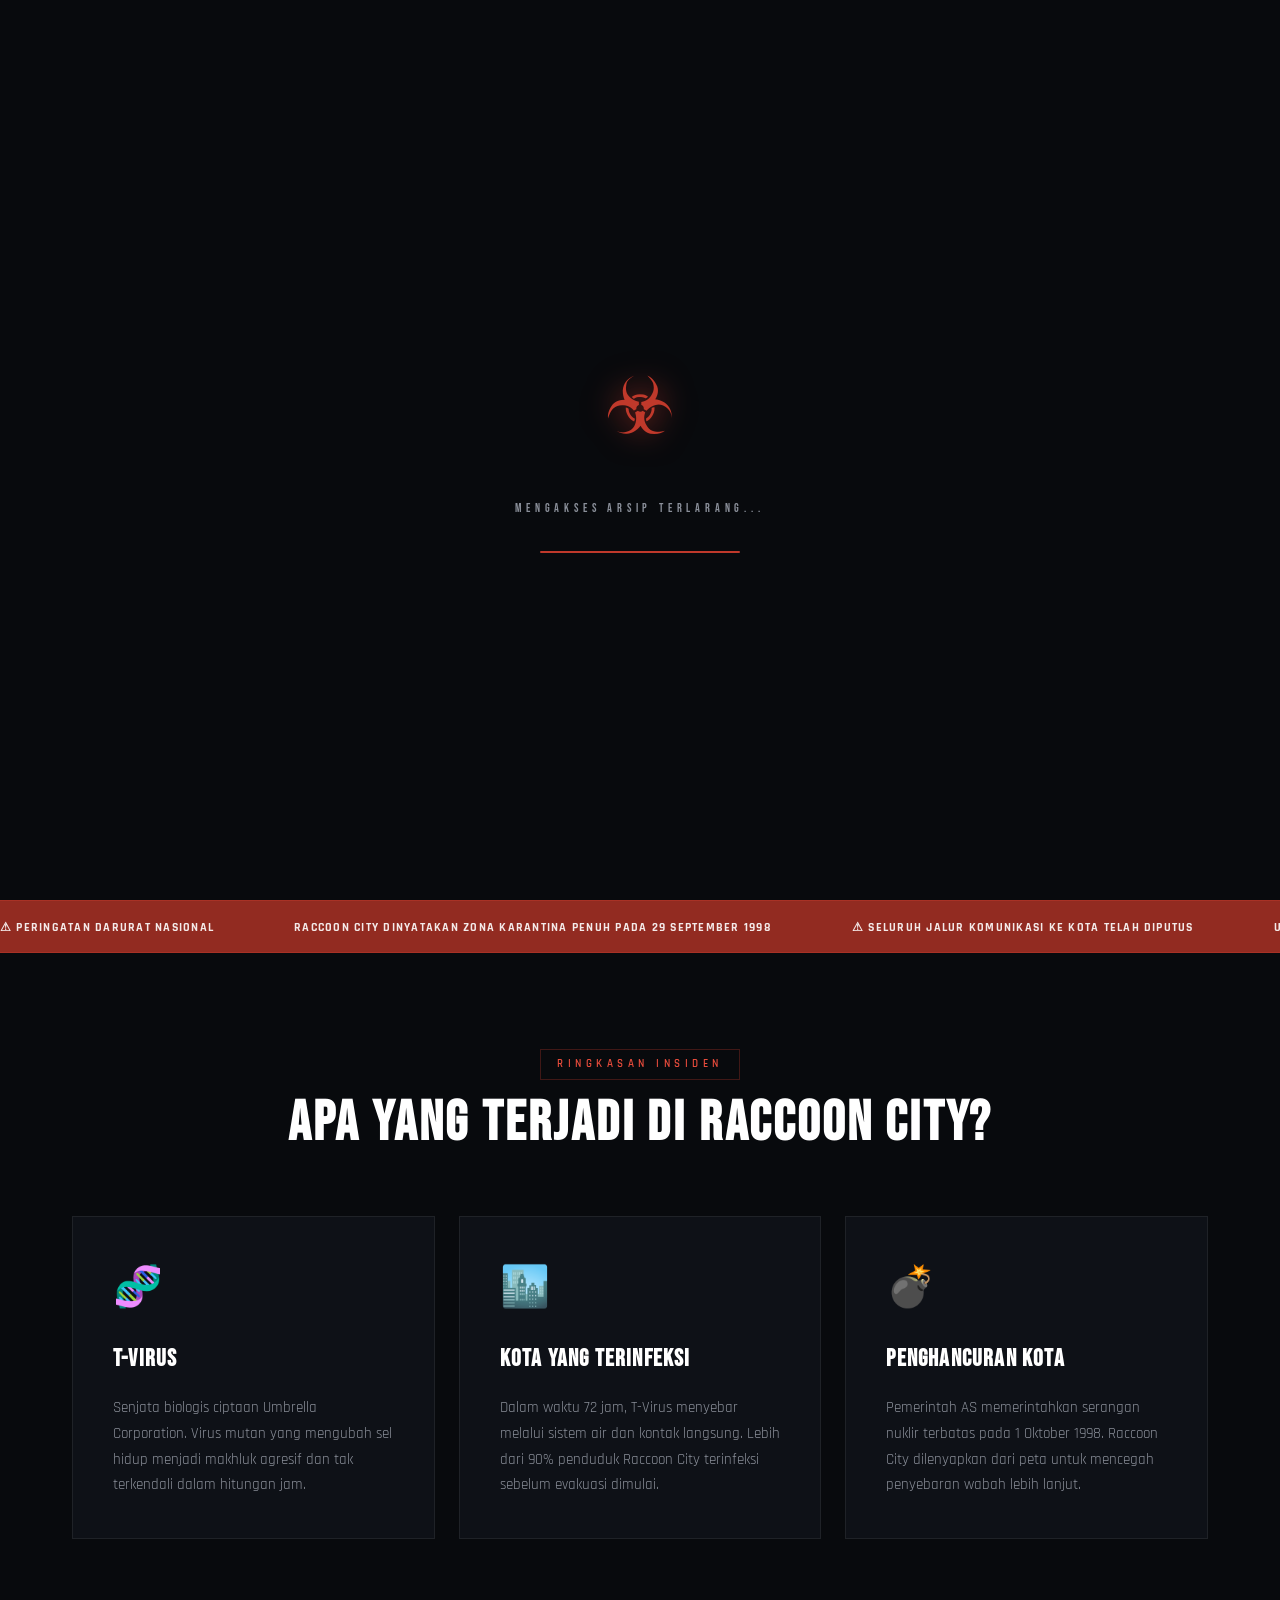
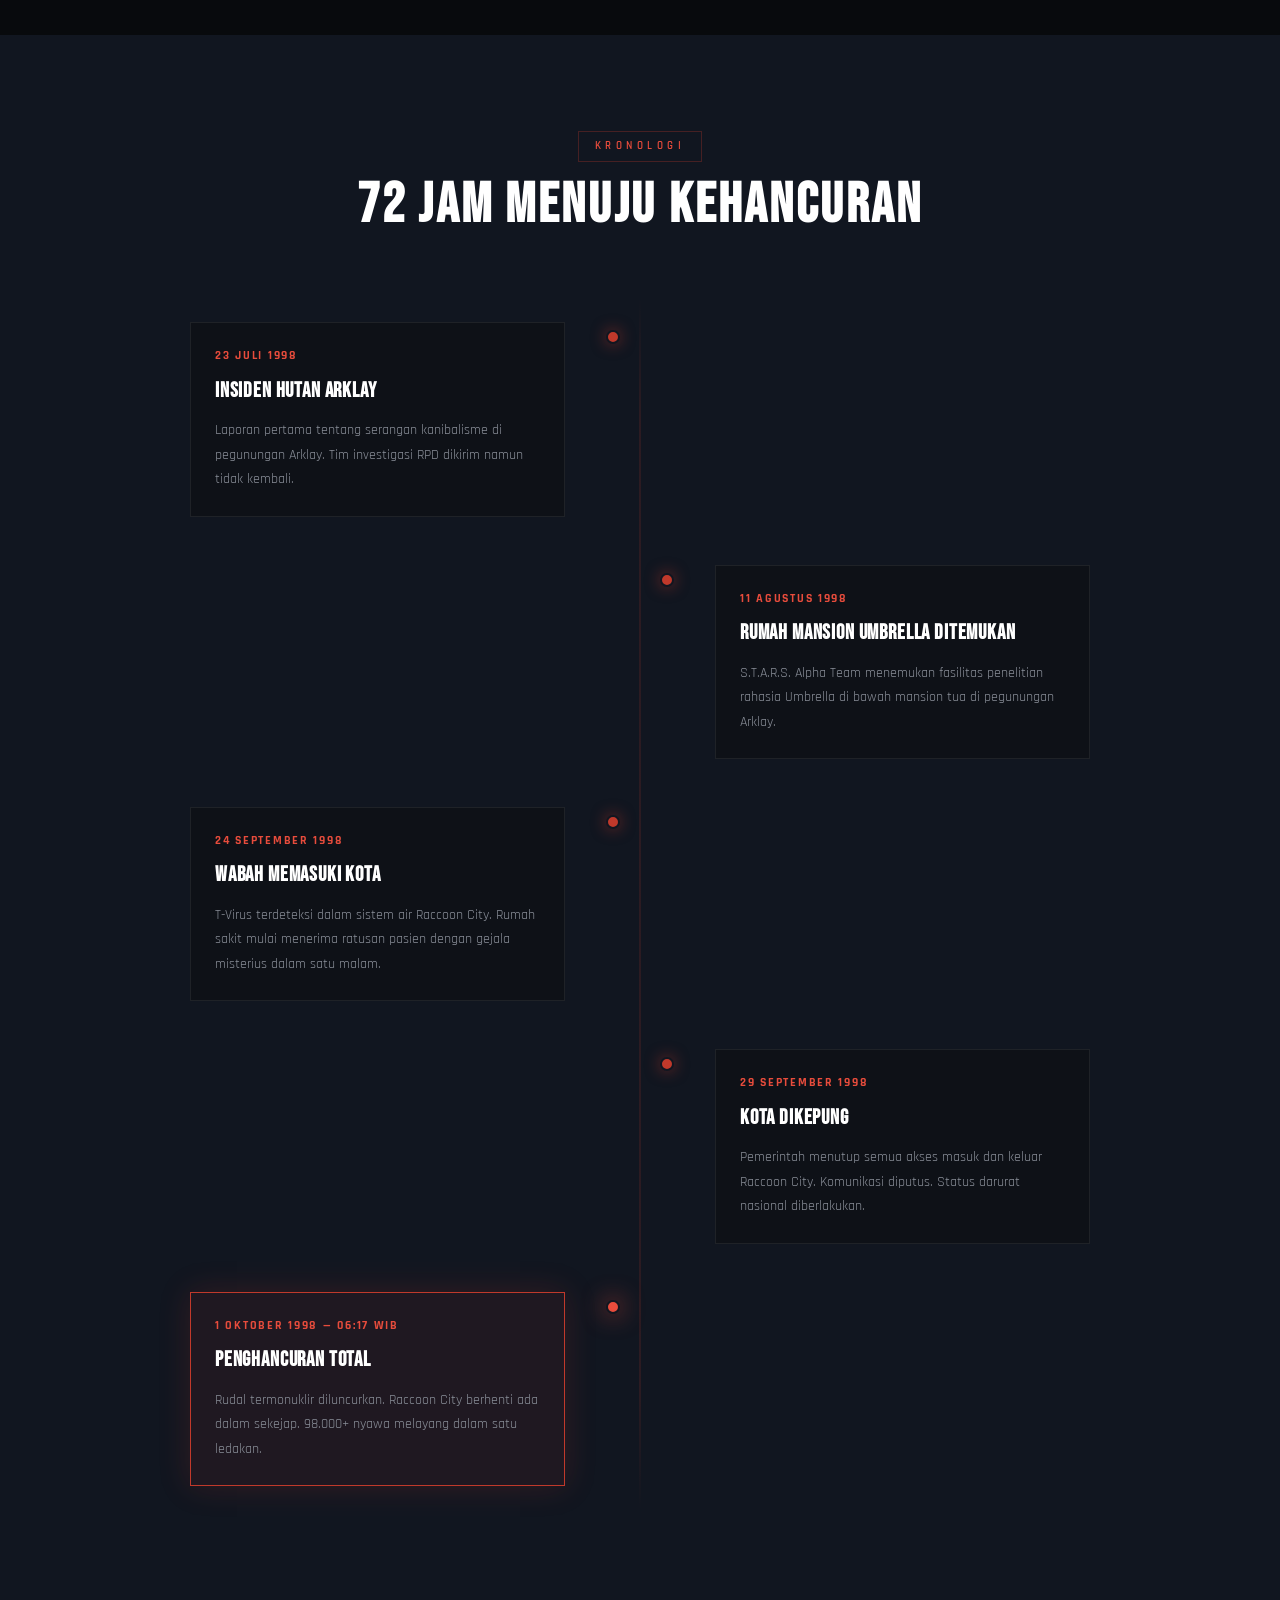
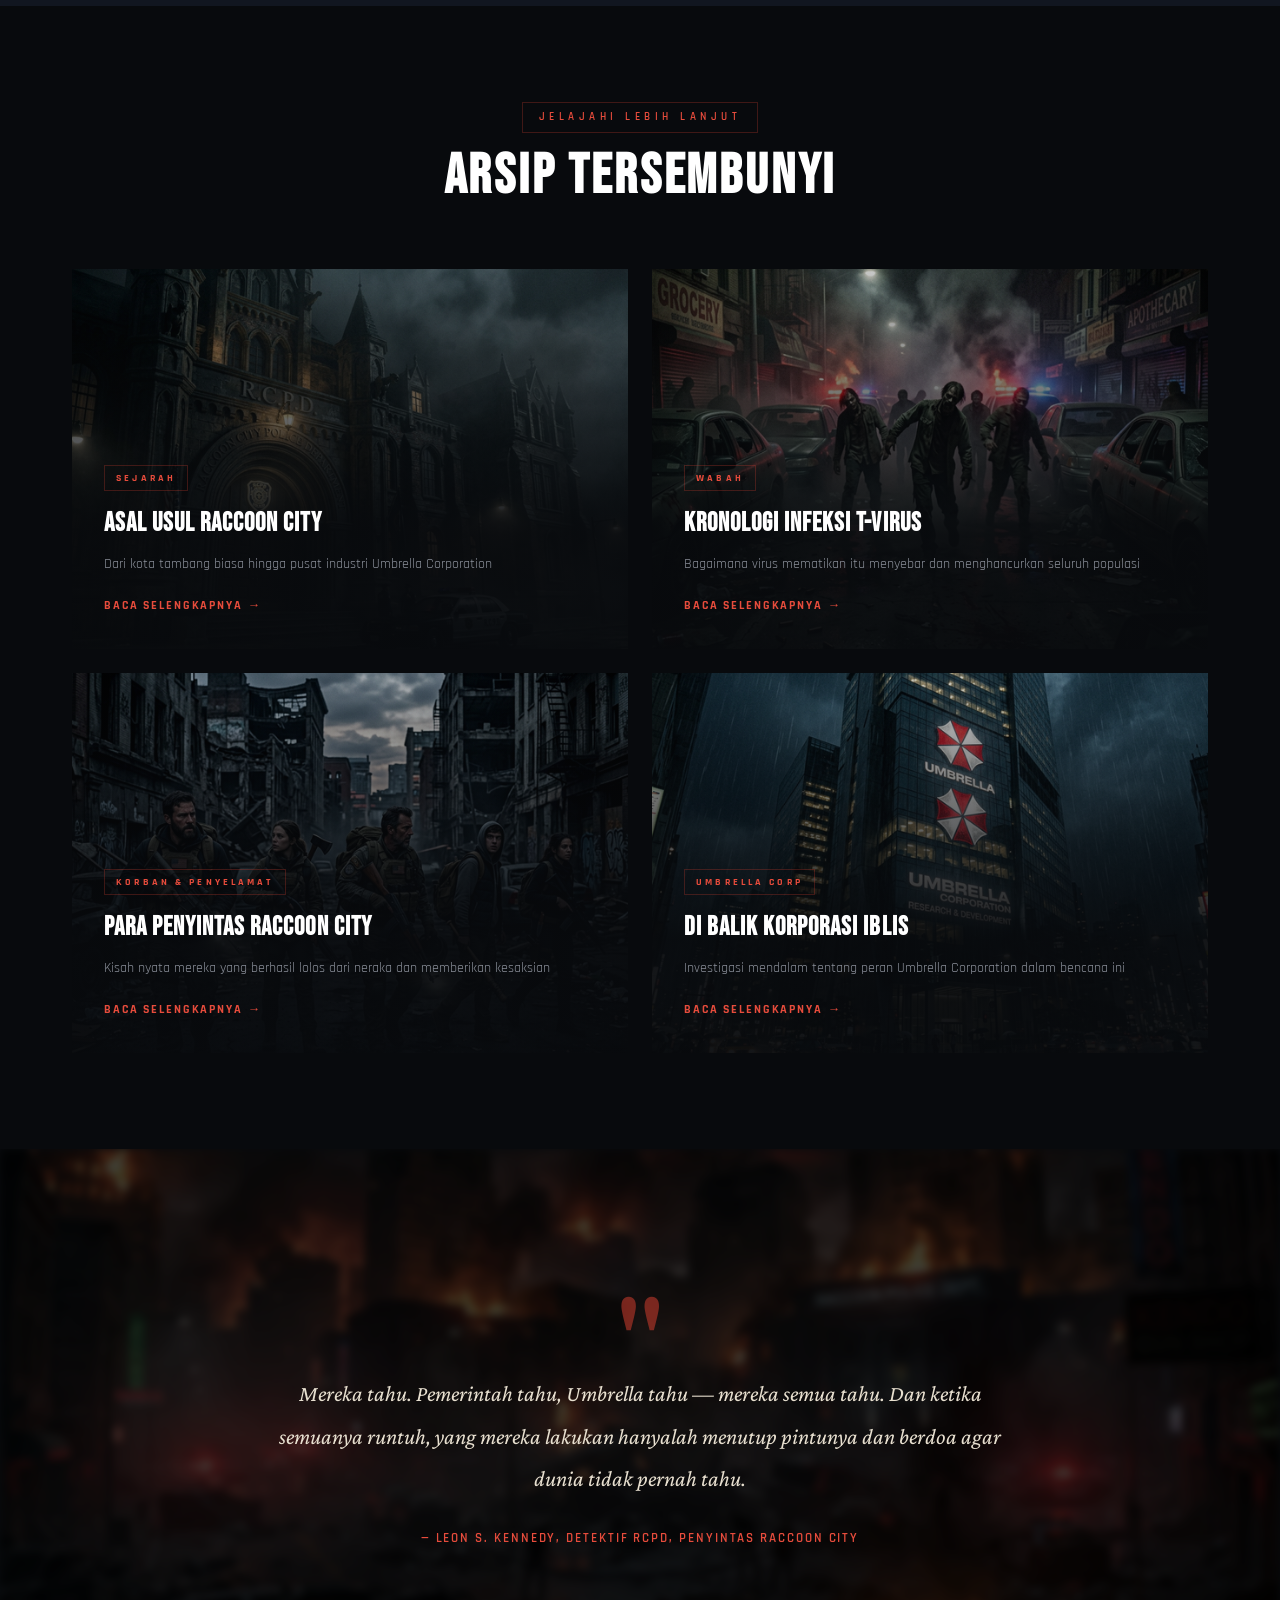
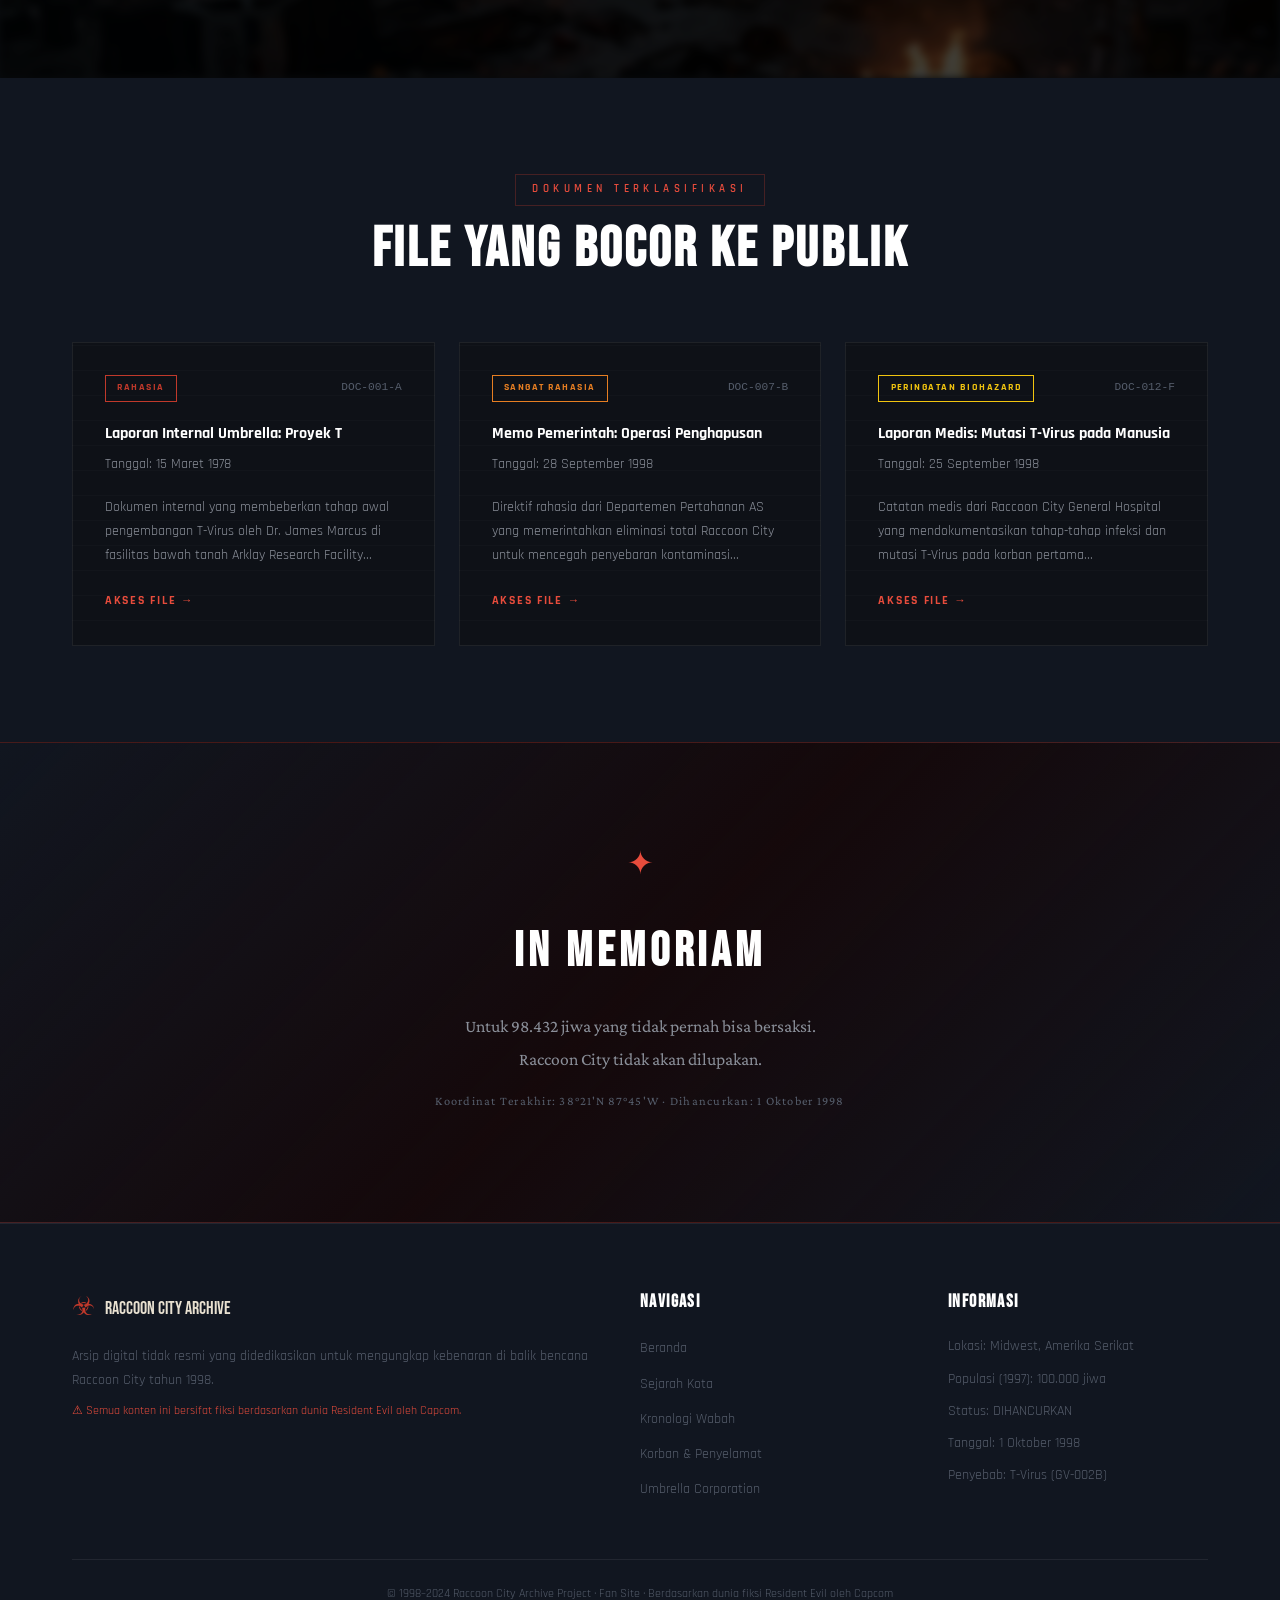
<file: index.html>
<!doctype html>
<html lang="id">
  <head>
    <meta charset="UTF-8" />
    <meta name="viewport" content="width=device-width, initial-scale=1.0" />
    <meta
      name="description"
      content="Raccoon City — Kota yang terlupakan. Dikuasai oleh korporasi, dihancurkan oleh wabah T-Virus. Temukan kebenaran di balik bencana terbesar dalam sejarah manusia."
    />
    <title>Raccoon City — Kota yang Terlupakan</title>
    <link rel="icon" type="image/png" href="images/logo-sof7z.png" />
  <link rel="preconnect" href="https://fonts.googleapis.com" />
    <link rel="preconnect" href="https://fonts.gstatic.com" crossorigin />
    <link
      href="https://fonts.googleapis.com/css2?family=Bebas+Neue&family=Rajdhani:wght@400;500;600;700&family=Crimson+Pro:ital,wght@0,400;0,600;1,400&display=swap"
      rel="stylesheet"
    />
    <link rel="stylesheet" href="css/style.css" />
  </head>
  <body>
    <!-- PRELOADER -->
    <div id="preloader">
      <div class="preloader-inner">
        <div class="biohazard-symbol">☣</div>
        <p class="preloader-text">MENGAKSES ARSIP TERLARANG...</p>
        <div class="preloader-bar"><div class="preloader-fill"></div></div>
      </div>
    </div>

    <!-- NAVIGATION -->
    <nav id="navbar">
      <div class="nav-logo">
        <span class="logo-symbol">☣</span>
        <span class="logo-text">RACCOON CITY</span>
      </div>
      <div class="nav-toggle" id="navToggle">
        <span></span><span></span><span></span>
      </div>
      <ul class="nav-links" id="navLinks">
        <li><a href="index.html" class="active">Beranda</a></li>
        <li><a href="pages/sejarah.html">Sejarah</a></li>
        <li><a href="pages/wabah.html">Wabah</a></li>
        <li><a href="pages/korban.html">Korban & Penyelamat</a></li>
        <li><a href="pages/umbrella.html">Umbrella Corp</a></li>
      </ul>
    </nav>

    <!-- HERO SECTION -->
    <section class="hero" id="hero">
      <div class="hero-bg" id="heroBg"></div>
      <div class="hero-overlay"></div>
      <div class="hero-particles" id="heroParticles"></div>
      <div class="hero-content">
        <div class="hero-tag">LAPORAN TERKASIFIKASI · SEPTEMBER 1998</div>
        <h1 class="hero-title">RACCOON CITY</h1>
        <p class="hero-subtitle">Kota yang Ditelan Kegelapan</p>
        <p class="hero-desc">
          Sebuah kota biasa di Midwest Amerika. Penduduk 100.000 jiwa. Industri
          maju. Masa depan cerah. Hingga suatu malam di tahun 1998, semua itu
          berakhir — dalam darah, jeritan, dan kebungkaman abadi.
        </p>
        <div class="hero-actions">
          <a href="pages/sejarah.html" class="btn-primary">Jelajahi Arsip</a>
          <a href="pages/wabah.html" class="btn-secondary">Laporan Wabah</a>
        </div>
        <div class="hero-stats">
          <div class="stat-item">
            <span class="stat-number" data-target="98432">0</span>
            <span class="stat-label">Korban Jiwa</span>
          </div>
          <div class="stat-item">
            <span class="stat-number" data-target="72">0</span>
            <span class="stat-label">Jam Bertahan</span>
          </div>
          <div class="stat-item">
            <span class="stat-number" data-target="1998">0</span>
            <span class="stat-label">Tahun Kejadian</span>
          </div>
        </div>
      </div>
      <div class="scroll-indicator">
        <span>GULIR KE BAWAH</span>
        <div class="scroll-line"></div>
      </div>
    </section>

    <!-- TICKER -->
    <div class="ticker-wrap">
      <div class="ticker">
        <span>⚠ PERINGATAN DARURAT NASIONAL</span>
        <span
          >Raccoon City dinyatakan zona karantina penuh pada 29 September
          1998</span
        >
        <span>⚠ Seluruh jalur komunikasi ke kota telah diputus</span>
        <span
          >Umbrella Corporation membantah keterlibatan dalam insiden
          biologi</span
        >
        <span>⚠ PERINGATAN DARURAT NASIONAL</span>
        <span>Pemerintah memerintahkan evakuasi dalam radius 50 km</span>
        <span
          >Laporan dari penyintas: makhluk tidak dikenal menguasai jalanan</span
        >
        <span>⚠ Semua warga dilarang mendekati area Raccoon City</span>
      </div>
    </div>

    <!-- INCIDENT OVERVIEW -->
    <section class="section" id="overview">
      <div class="container">
        <div class="section-header">
          <span class="section-tag">RINGKASAN INSIDEN</span>
          <h2 class="section-title">Apa yang Terjadi di Raccoon City?</h2>
        </div>
        <div class="overview-grid">
          <div class="overview-card" data-aos="fade-up">
            <div class="card-icon">🧬</div>
            <h3>T-Virus</h3>
            <p>
              Senjata biologis ciptaan Umbrella Corporation. Virus mutan yang
              mengubah sel hidup menjadi makhluk agresif dan tak terkendali
              dalam hitungan jam.
            </p>
          </div>
          <div class="overview-card" data-aos="fade-up" data-aos-delay="150">
            <div class="card-icon">🏙️</div>
            <h3>Kota yang Terinfeksi</h3>
            <p>
              Dalam waktu 72 jam, T-Virus menyebar melalui sistem air dan kontak
              langsung. Lebih dari 90% penduduk Raccoon City terinfeksi sebelum
              evakuasi dimulai.
            </p>
          </div>
          <div class="overview-card" data-aos="fade-up" data-aos-delay="300">
            <div class="card-icon">💣</div>
            <h3>Penghancuran Kota</h3>
            <p>
              Pemerintah AS memerintahkan serangan nuklir terbatas pada 1
              Oktober 1998. Raccoon City dilenyapkan dari peta untuk mencegah
              penyebaran wabah lebih lanjut.
            </p>
          </div>
        </div>
      </div>
    </section>

    <!-- TIMELINE SECTION -->
    <section class="section section-dark" id="timeline">
      <div class="container">
        <div class="section-header">
          <span class="section-tag">KRONOLOGI</span>
          <h2 class="section-title">72 Jam Menuju Kehancuran</h2>
        </div>
        <div class="timeline">
          <div class="timeline-item left" data-aos="fade-right">
            <div class="timeline-dot"></div>
            <div class="timeline-content">
              <span class="timeline-date">23 Juli 1998</span>
              <h3>Insiden Hutan Arklay</h3>
              <p>
                Laporan pertama tentang serangan kanibalisme di pegunungan
                Arklay. Tim investigasi RPD dikirim namun tidak kembali.
              </p>
            </div>
          </div>
          <div class="timeline-item right" data-aos="fade-left">
            <div class="timeline-dot"></div>
            <div class="timeline-content">
              <span class="timeline-date">11 Agustus 1998</span>
              <h3>Rumah Mansion Umbrella Ditemukan</h3>
              <p>
                S.T.A.R.S. Alpha Team menemukan fasilitas penelitian rahasia
                Umbrella di bawah mansion tua di pegunungan Arklay.
              </p>
            </div>
          </div>
          <div class="timeline-item left" data-aos="fade-right">
            <div class="timeline-dot"></div>
            <div class="timeline-content">
              <span class="timeline-date">24 September 1998</span>
              <h3>Wabah Memasuki Kota</h3>
              <p>
                T-Virus terdeteksi dalam sistem air Raccoon City. Rumah sakit
                mulai menerima ratusan pasien dengan gejala misterius dalam satu
                malam.
              </p>
            </div>
          </div>
          <div class="timeline-item right" data-aos="fade-left">
            <div class="timeline-dot"></div>
            <div class="timeline-content">
              <span class="timeline-date">29 September 1998</span>
              <h3>Kota Dikepung</h3>
              <p>
                Pemerintah menutup semua akses masuk dan keluar Raccoon City.
                Komunikasi diputus. Status darurat nasional diberlakukan.
              </p>
            </div>
          </div>
          <div class="timeline-item left" data-aos="fade-right">
            <div class="timeline-dot red"></div>
            <div class="timeline-content highlight">
              <span class="timeline-date">1 Oktober 1998 — 06:17 WIB</span>
              <h3>PENGHANCURAN TOTAL</h3>
              <p>
                Rudal termonuklir diluncurkan. Raccoon City berhenti ada dalam
                sekejap. 98.000+ nyawa melayang dalam satu ledakan.
              </p>
            </div>
          </div>
        </div>
      </div>
    </section>

    <!-- FEATURED SECTIONS -->
    <section class="section" id="features">
      <div class="container">
        <div class="section-header">
          <span class="section-tag">JELAJAHI LEBIH LANJUT</span>
          <h2 class="section-title">Arsip Tersembunyi</h2>
        </div>
        <div class="features-grid">
          <a
            href="pages/sejarah.html"
            class="feature-card"
            style="background-image: url(&quot;../images/rcpd.png&quot;)"
          >
            <div class="feature-overlay"></div>
            <div class="feature-content">
              <span class="feature-tag">SEJARAH</span>
              <h3>Asal Usul Raccoon City</h3>
              <p>
                Dari kota tambang biasa hingga pusat industri Umbrella
                Corporation
              </p>
              <span class="feature-link">Baca Selengkapnya →</span>
            </div>
          </a>
          <a
            href="pages/wabah.html"
            class="feature-card"
            style="background-image: url(&quot;../images/outbreak.png&quot;)"
          >
            <div class="feature-overlay"></div>
            <div class="feature-content">
              <span class="feature-tag">WABAH</span>
              <h3>Kronologi Infeksi T-Virus</h3>
              <p>
                Bagaimana virus mematikan itu menyebar dan menghancurkan seluruh
                populasi
              </p>
              <span class="feature-link">Baca Selengkapnya →</span>
            </div>
          </a>
          <a
            href="pages/korban.html"
            class="feature-card"
            style="background-image: url(&quot;../images/survivors.png&quot;)"
          >
            <div class="feature-overlay"></div>
            <div class="feature-content">
              <span class="feature-tag">KORBAN & PENYELAMAT</span>
              <h3>Para Penyintas Raccoon City</h3>
              <p>
                Kisah nyata mereka yang berhasil lolos dari neraka dan
                memberikan kesaksian
              </p>
              <span class="feature-link">Baca Selengkapnya →</span>
            </div>
          </a>
          <a
            href="pages/umbrella.html"
            class="feature-card"
            style="background-image: url(&quot;../images/umbrella.png&quot;)"
          >
            <div class="feature-overlay"></div>
            <div class="feature-content">
              <span class="feature-tag">UMBRELLA CORP</span>
              <h3>Di Balik Korporasi Iblis</h3>
              <p>
                Investigasi mendalam tentang peran Umbrella Corporation dalam
                bencana ini
              </p>
              <span class="feature-link">Baca Selengkapnya →</span>
            </div>
          </a>
        </div>
      </div>
    </section>

    <!-- QUOTE SECTION -->
    <section class="quote-section">
      <div class="quote-bg"></div>
      <div class="quote-content">
        <div class="quote-symbol">"</div>
        <blockquote>
          Mereka tahu. Pemerintah tahu, Umbrella tahu — mereka semua tahu. Dan
          ketika semuanya runtuh, yang mereka lakukan hanyalah menutup pintunya
          dan berdoa agar dunia tidak pernah tahu.
        </blockquote>
        <cite>— Leon S. Kennedy, Detektif RCPD, Penyintas Raccoon City</cite>
      </div>
    </section>

    <!-- CLASSIFIED DOCUMENTS -->
    <section class="section section-dark" id="docs">
      <div class="container">
        <div class="section-header">
          <span class="section-tag">DOKUMEN TERKLASIFIKASI</span>
          <h2 class="section-title">File yang Bocor ke Publik</h2>
        </div>
        <div class="docs-grid">
          <div class="doc-card" data-aos="fade-up">
            <div class="doc-header">
              <span class="doc-stamp classified">RAHASIA</span>
              <span class="doc-id">DOC-001-A</span>
            </div>
            <h4>Laporan Internal Umbrella: Proyek T</h4>
            <p class="doc-date">Tanggal: 15 Maret 1978</p>
            <p>
              Dokumen internal yang membeberkan tahap awal pengembangan T-Virus
              oleh Dr. James Marcus di fasilitas bawah tanah Arklay Research
              Facility...
            </p>
            <span class="doc-readmore">Akses File →</span>
          </div>
          <div class="doc-card" data-aos="fade-up" data-aos-delay="100">
            <div class="doc-header">
              <span class="doc-stamp top-secret">SANGAT RAHASIA</span>
              <span class="doc-id">DOC-007-B</span>
            </div>
            <h4>Memo Pemerintah: Operasi Penghapusan</h4>
            <p class="doc-date">Tanggal: 28 September 1998</p>
            <p>
              Direktif rahasia dari Departemen Pertahanan AS yang memerintahkan
              eliminasi total Raccoon City untuk mencegah penyebaran
              kontaminasi...
            </p>
            <span class="doc-readmore">Akses File →</span>
          </div>
          <div class="doc-card" data-aos="fade-up" data-aos-delay="200">
            <div class="doc-header">
              <span class="doc-stamp warning">PERINGATAN BIOHAZARD</span>
              <span class="doc-id">DOC-012-F</span>
            </div>
            <h4>Laporan Medis: Mutasi T-Virus pada Manusia</h4>
            <p class="doc-date">Tanggal: 25 September 1998</p>
            <p>
              Catatan medis dari Raccoon City General Hospital yang
              mendokumentasikan tahap-tahap infeksi dan mutasi T-Virus pada
              korban pertama...
            </p>
            <span class="doc-readmore">Akses File →</span>
          </div>
        </div>
      </div>
    </section>

    <!-- MEMORIAL -->
    <section class="memorial-section">
      <div class="container">
        <div class="memorial-content">
          <div class="memorial-icon">✦</div>
          <h2>In Memoriam</h2>
          <p>
            Untuk 98.432 jiwa yang tidak pernah bisa bersaksi.<br />Raccoon City
            tidak akan dilupakan.
          </p>
          <p class="memorial-coords">
            Koordinat Terakhir: 38°21'N 87°45'W · Dihancurkan: 1 Oktober 1998
          </p>
        </div>
      </div>
    </section>

    <!-- FOOTER -->
    <footer class="footer">
      <div class="container">
        <div class="footer-grid">
          <div class="footer-brand">
            <div class="footer-logo">
              <span class="logo-symbol">☣</span>
              <span class="logo-text">RACCOON CITY ARCHIVE</span>
            </div>
            <p>
              Arsip digital tidak resmi yang didedikasikan untuk mengungkap
              kebenaran di balik bencana Raccoon City tahun 1998.
            </p>
            <p class="footer-disclaimer">
              ⚠ Semua konten ini bersifat fiksi berdasarkan dunia Resident Evil
              oleh Capcom.
            </p>
          </div>
          <div class="footer-nav">
            <h4>Navigasi</h4>
            <ul>
              <li><a href="index.html">Beranda</a></li>
              <li><a href="pages/sejarah.html">Sejarah Kota</a></li>
              <li><a href="pages/wabah.html">Kronologi Wabah</a></li>
              <li><a href="pages/korban.html">Korban & Penyelamat</a></li>
              <li><a href="pages/umbrella.html">Umbrella Corporation</a></li>
            </ul>
          </div>
          <div class="footer-info">
            <h4>Informasi</h4>
            <ul>
              <li>Lokasi: Midwest, Amerika Serikat</li>
              <li>Populasi (1997): 100.000 jiwa</li>
              <li>Status: DIHANCURKAN</li>
              <li>Tanggal: 1 Oktober 1998</li>
              <li>Penyebab: T-Virus (GV-002B)</li>
            </ul>
          </div>
        </div>
        <div class="footer-bottom">
          <p>
            © 1998–2024 Raccoon City Archive Project · Fan Site · Berdasarkan
            dunia fiksi Resident Evil oleh Capcom
          </p>
        </div>
      </div>
    </footer>

    <script src="js/main.js"></script>
  </body>
</html>
</file>
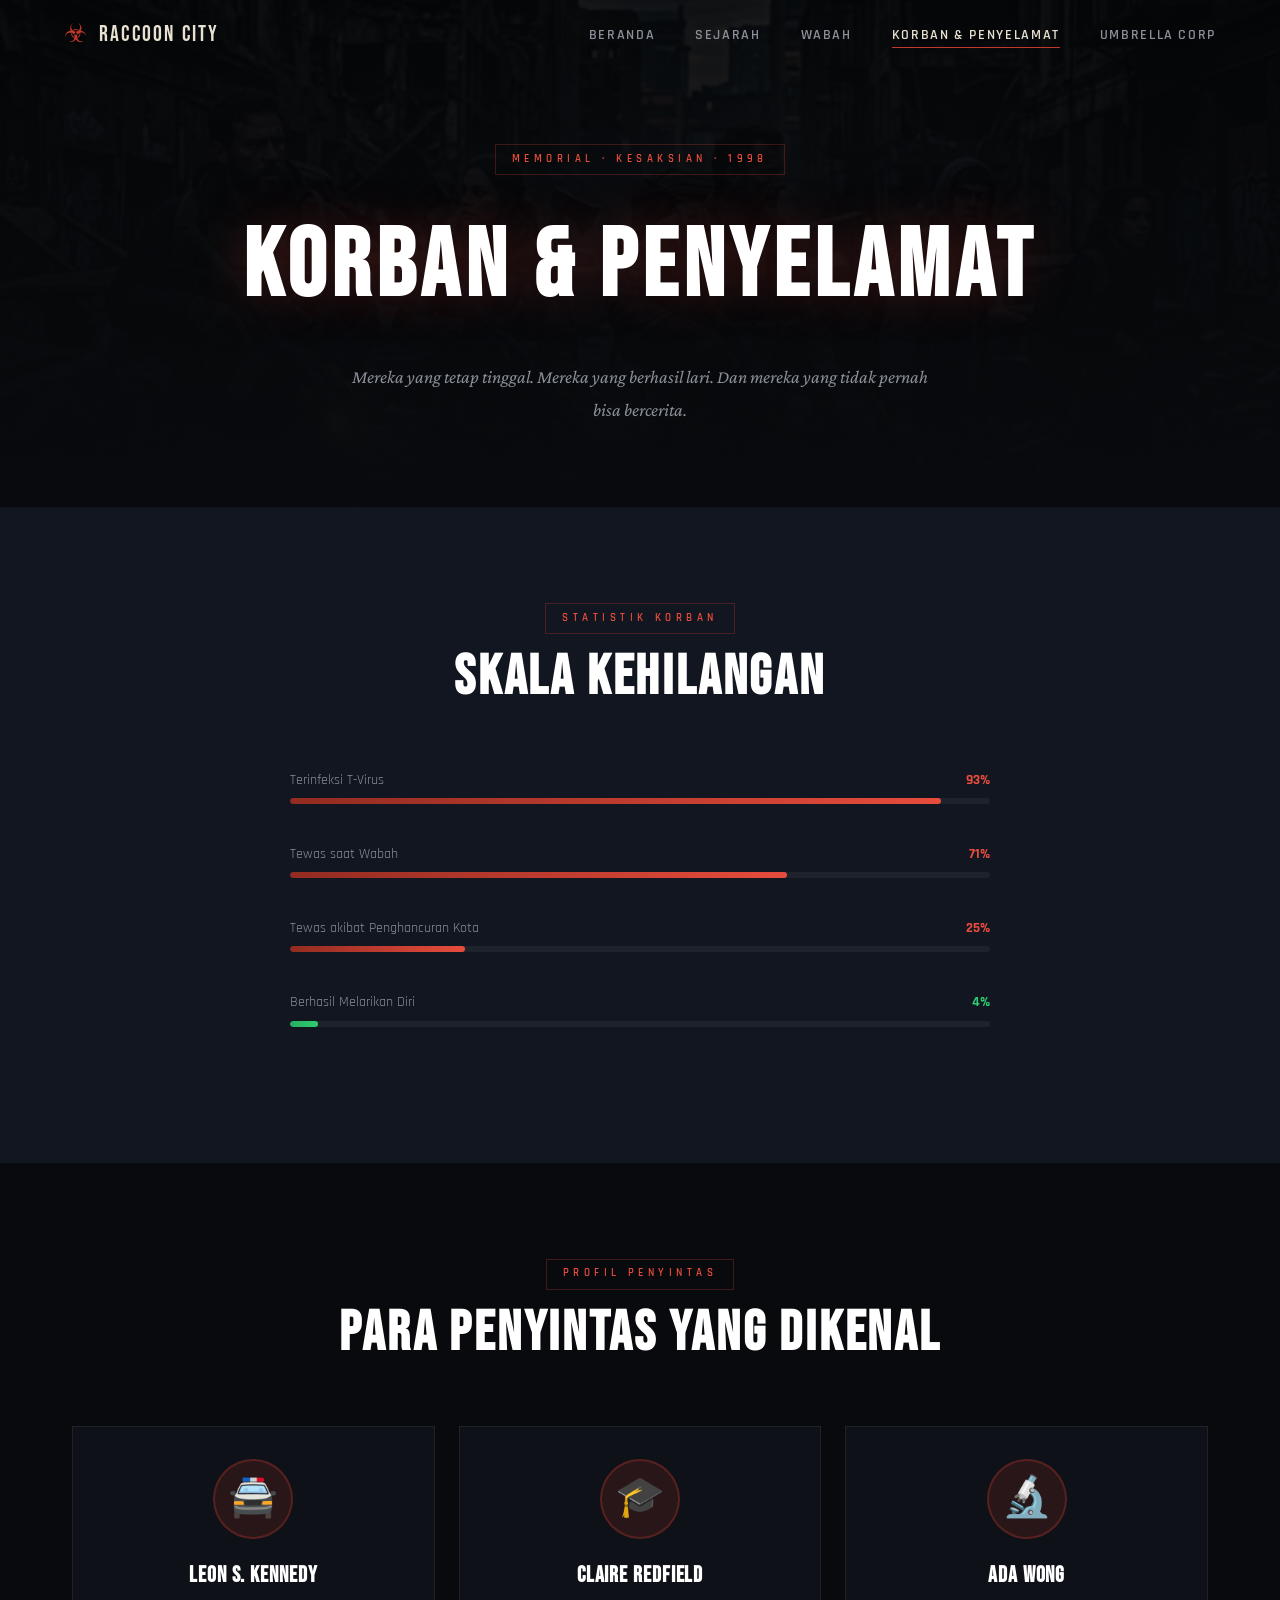
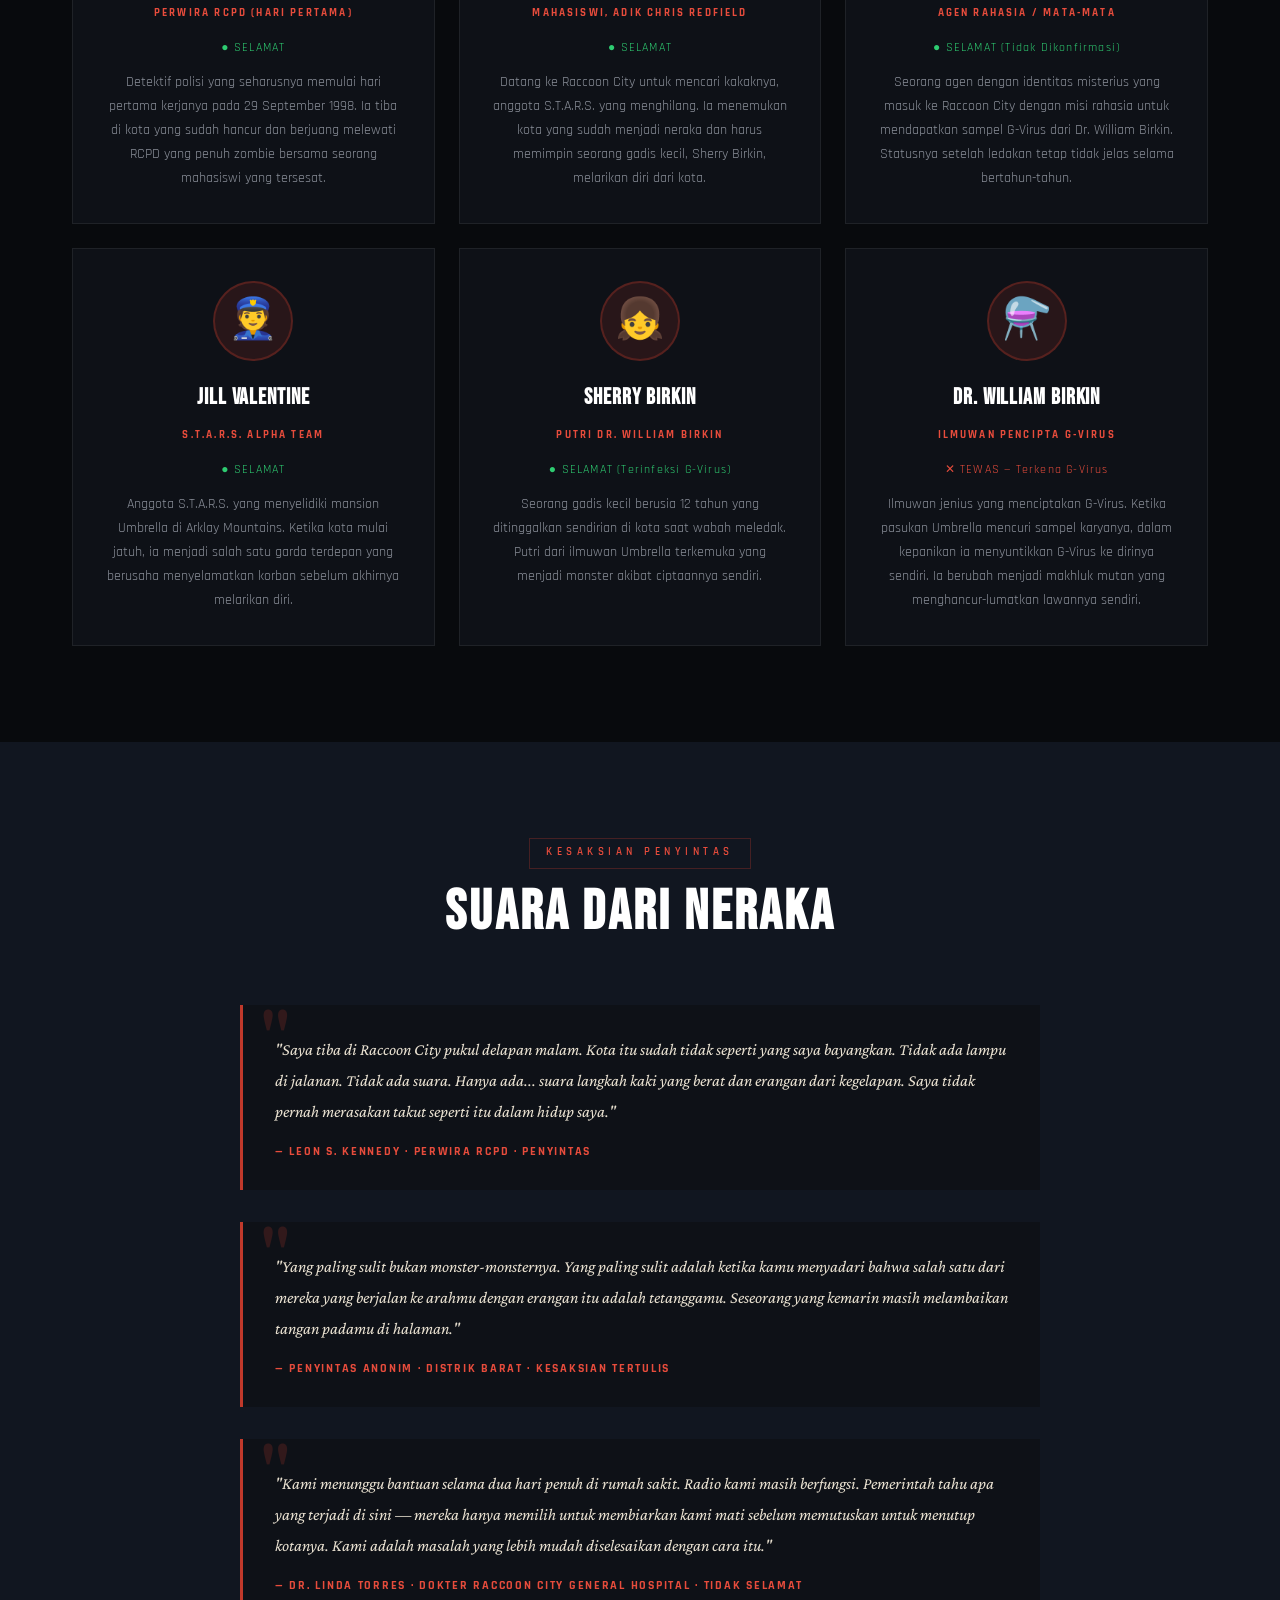
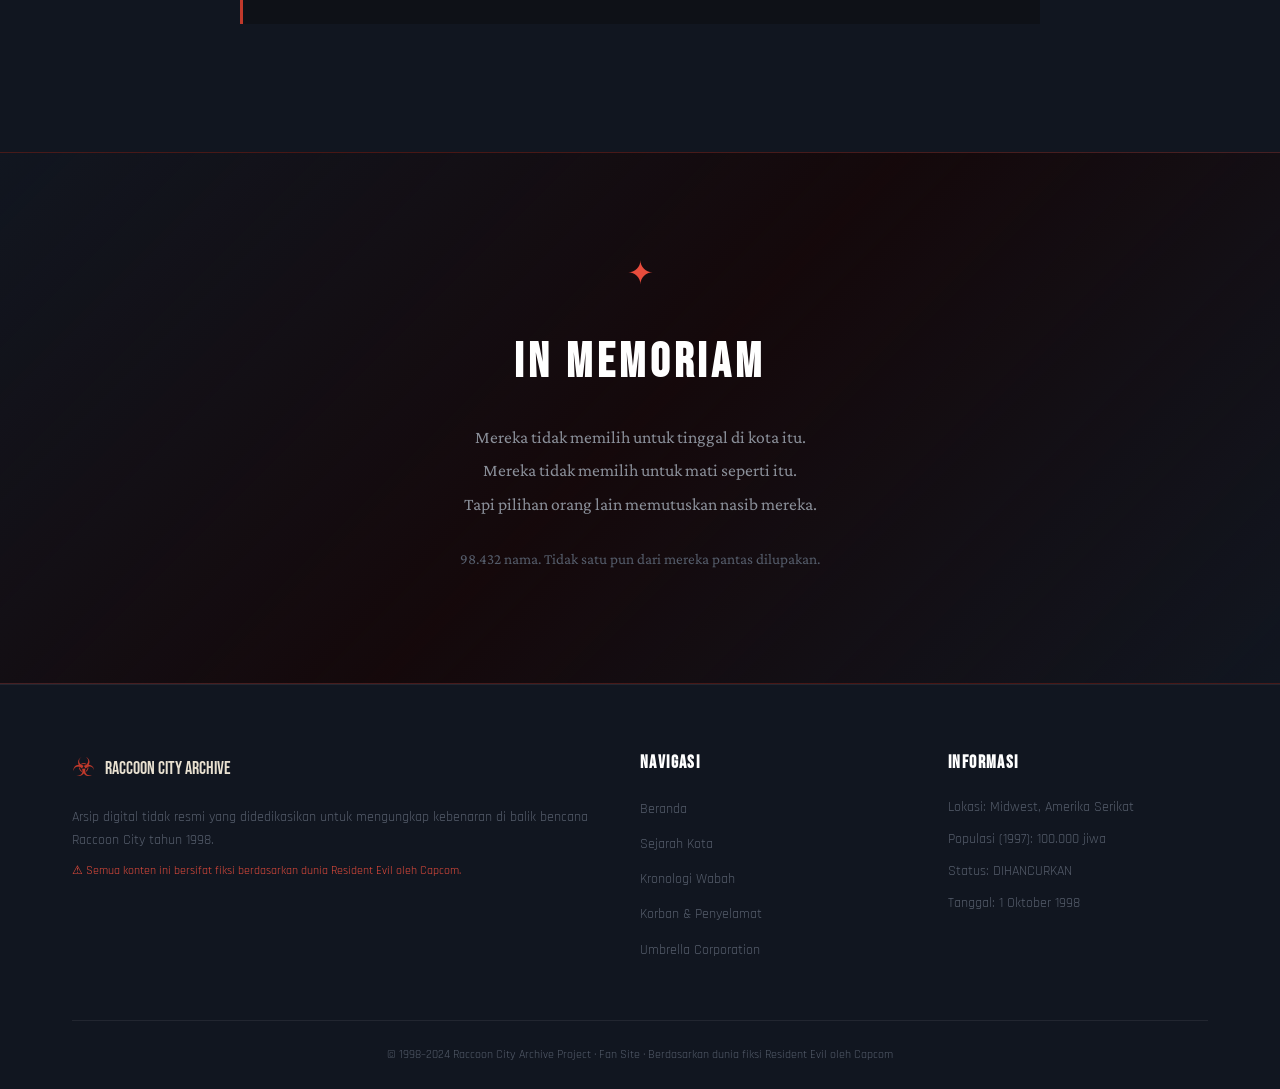
<file: pages/korban.html>
<!DOCTYPE html>
<html lang="id">
<head>
  <meta charset="UTF-8" />
  <meta name="viewport" content="width=device-width, initial-scale=1.0" />
  <meta name="description" content="Para penyintas dan korban Raccoon City — kisah nyata mereka yang berhasil melarikan diri dari neraka dan memberikan kesaksian kepada dunia." />
  <title>Korban & Penyelamat — Raccoon City Archive</title>
  <link rel="icon" type="image/png" href="../images/logo-sof7z.png" />
  <link rel="preconnect" href="https://fonts.googleapis.com" />
  <link rel="preconnect" href="https://fonts.gstatic.com" crossorigin />
  <link href="https://fonts.googleapis.com/css2?family=Bebas+Neue&family=Rajdhani:wght@400;500;600;700&family=Crimson+Pro:ital,wght@0,400;0,600;1,400&display=swap" rel="stylesheet" />
  <link rel="stylesheet" href="../css/style.css" />
  <style>
    .testimony-block {
      background: var(--dark-card); border-left: 3px solid var(--red);
      padding: 1.8rem 2rem; margin: 2rem 0;
      position: relative;
    }
    .testimony-block::before {
      content: '"'; font-family: var(--font-serif); font-size: 5rem;
      color: var(--red); opacity: 0.2;
      position: absolute; top: -0.5rem; left: 1rem;
      line-height: 1;
    }
    .testimony-text {
      font-family: var(--font-serif); font-style: italic;
      font-size: 1.05rem; color: var(--text-primary); line-height: 1.85;
      position: relative; z-index: 1;
    }
    .testimony-author {
      display: block; margin-top: 1rem;
      font-size: 0.72rem; letter-spacing: 0.15em; text-transform: uppercase;
      color: var(--red-glow); font-style: normal; font-weight: 700;
    }
    .stat-bar { margin: 2.5rem 0; }
    .bar-label { display: flex; justify-content: space-between; margin-bottom: 0.4rem; font-size: 0.85rem; }
    .bar-label span:first-child { color: var(--text-secondary); }
    .bar-label span:last-child { color: var(--red-glow); font-weight: 700; }
    .bar-track { height: 6px; background: rgba(255,255,255,0.05); border-radius: 3px; overflow: hidden; }
    .bar-fill { height: 100%; background: linear-gradient(90deg, var(--red-dark), var(--red-glow)); border-radius: 3px; transition: width 1.5s ease; width: 0; }
  </style>
</head>
<body>

  <!-- NAVIGATION -->
  <nav id="navbar">
    <div class="nav-logo">
      <span class="logo-symbol">☣</span>
      <span class="logo-text">RACCOON CITY</span>
    </div>
    <div class="nav-toggle" id="navToggle">
      <span></span><span></span><span></span>
    </div>
    <ul class="nav-links" id="navLinks">
      <li><a href="../index.html">Beranda</a></li>
      <li><a href="sejarah.html">Sejarah</a></li>
      <li><a href="wabah.html">Wabah</a></li>
      <li><a href="korban.html" class="active">Korban & Penyelamat</a></li>
      <li><a href="umbrella.html">Umbrella Corp</a></li>
    </ul>
  </nav>

  <!-- PAGE HEADER -->
  <div class="page-header">
    <div class="page-header-bg" style="background-image: url('../images/survivors.png')"></div>
    <div class="page-header-overlay"></div>
    <div class="page-header-content">
      <span class="page-header-tag">MEMORIAL · KESAKSIAN · 1998</span>
      <h1>KORBAN & PENYELAMAT</h1>
      <p>Mereka yang tetap tinggal. Mereka yang berhasil lari. Dan mereka yang tidak pernah bisa bercerita.</p>
    </div>
  </div>

  <!-- STATS -->
  <section class="section section-dark">
    <div class="container">
      <div class="section-header">
        <span class="section-tag">STATISTIK KORBAN</span>
        <h2 class="section-title">Skala Kehilangan</h2>
      </div>
      <div style="max-width:700px;margin:0 auto">
        <div class="stat-bar" data-aos="fade-up">
          <div class="bar-label"><span>Terinfeksi T-Virus</span><span>93%</span></div>
          <div class="bar-track"><div class="bar-fill" data-width="93"></div></div>
        </div>
        <div class="stat-bar" data-aos="fade-up">
          <div class="bar-label"><span>Tewas saat Wabah</span><span>71%</span></div>
          <div class="bar-track"><div class="bar-fill" data-width="71"></div></div>
        </div>
        <div class="stat-bar" data-aos="fade-up">
          <div class="bar-label"><span>Tewas akibat Penghancuran Kota</span><span>25%</span></div>
          <div class="bar-track"><div class="bar-fill" data-width="25"></div></div>
        </div>
        <div class="stat-bar" data-aos="fade-up">
          <div class="bar-label"><span>Berhasil Melarikan Diri</span><span style="color:#2ecc71">4%</span></div>
          <div class="bar-track"><div class="bar-fill" data-width="4" style="background:linear-gradient(90deg,#27ae60,#2ecc71)"></div></div>
        </div>
      </div>
    </div>
  </section>

  <!-- SURVIVORS -->
  <section class="section">
    <div class="container">
      <div class="section-header">
        <span class="section-tag">PROFIL PENYINTAS</span>
        <h2 class="section-title">Para Penyintas yang Dikenal</h2>
      </div>
      <div class="profile-grid">
        <div class="profile-card" data-aos="fade-up">
          <div class="profile-avatar">🚔</div>
          <h3>Leon S. Kennedy</h3>
          <span class="profile-role">Perwira RCPD (Hari Pertama)</span>
          <p class="profile-status-alive" style="font-size:0.75rem;letter-spacing:0.1em;margin-bottom:0.8rem;">● SELAMAT</p>
          <p>Detektif polisi yang seharusnya memulai hari pertama kerjanya pada 29 September 1998. Ia tiba di kota yang sudah hancur dan berjuang melewati RCPD yang penuh zombie bersama seorang mahasiswi yang tersesat.</p>
        </div>
        <div class="profile-card" data-aos="fade-up" data-aos-delay="100">
          <div class="profile-avatar">🎓</div>
          <h3>Claire Redfield</h3>
          <span class="profile-role">Mahasiswi, Adik Chris Redfield</span>
          <p class="profile-status-alive" style="font-size:0.75rem;letter-spacing:0.1em;margin-bottom:0.8rem;">● SELAMAT</p>
          <p>Datang ke Raccoon City untuk mencari kakaknya, anggota S.T.A.R.S. yang menghilang. Ia menemukan kota yang sudah menjadi neraka dan harus memimpin seorang gadis kecil, Sherry Birkin, melarikan diri dari kota.</p>
        </div>
        <div class="profile-card" data-aos="fade-up" data-aos-delay="200">
          <div class="profile-avatar">🔬</div>
          <h3>Ada Wong</h3>
          <span class="profile-role">Agen Rahasia / Mata-mata</span>
          <p class="profile-status-alive" style="font-size:0.75rem;letter-spacing:0.1em;margin-bottom:0.8rem;">● SELAMAT (Tidak Dikonfirmasi)</p>
          <p>Seorang agen dengan identitas misterius yang masuk ke Raccoon City dengan misi rahasia untuk mendapatkan sampel G-Virus dari Dr. William Birkin. Statusnya setelah ledakan tetap tidak jelas selama bertahun-tahun.</p>
        </div>
        <div class="profile-card" data-aos="fade-up">
          <div class="profile-avatar">👮</div>
          <h3>Jill Valentine</h3>
          <span class="profile-role">S.T.A.R.S. Alpha Team</span>
          <p class="profile-status-alive" style="font-size:0.75rem;letter-spacing:0.1em;margin-bottom:0.8rem;">● SELAMAT</p>
          <p>Anggota S.T.A.R.S. yang menyelidiki mansion Umbrella di Arklay Mountains. Ketika kota mulai jatuh, ia menjadi salah satu garda terdepan yang berusaha menyelamatkan korban sebelum akhirnya melarikan diri.</p>
        </div>
        <div class="profile-card" data-aos="fade-up" data-aos-delay="100">
          <div class="profile-avatar">👧</div>
          <h3>Sherry Birkin</h3>
          <span class="profile-role">Putri Dr. William Birkin</span>
          <p class="profile-status-alive" style="font-size:0.75rem;letter-spacing:0.1em;margin-bottom:0.8rem;">● SELAMAT (Terinfeksi G-Virus)</p>
          <p>Seorang gadis kecil berusia 12 tahun yang ditinggalkan sendirian di kota saat wabah meledak. Putri dari ilmuwan Umbrella terkemuka yang menjadi monster akibat ciptaannya sendiri.</p>
        </div>
        <div class="profile-card" data-aos="fade-up" data-aos-delay="200">
          <div class="profile-avatar">⚗️</div>
          <h3>Dr. William Birkin</h3>
          <span class="profile-role">Ilmuwan Pencipta G-Virus</span>
          <p class="profile-status-dead" style="font-size:0.75rem;letter-spacing:0.1em;margin-bottom:0.8rem;">✕ TEWAS — Terkena G-Virus</p>
          <p>Ilmuwan jenius yang menciptakan G-Virus. Ketika pasukan Umbrella mencuri sampel karyanya, dalam kepanikan ia menyuntikkan G-Virus ke dirinya sendiri. Ia berubah menjadi makhluk mutan yang menghancur-lumatkan lawannya sendiri.</p>
        </div>
      </div>
    </div>
  </section>

  <!-- TESTIMONIES -->
  <section class="section section-dark">
    <div class="container">
      <div class="section-header">
        <span class="section-tag">KESAKSIAN PENYINTAS</span>
        <h2 class="section-title">Suara dari Neraka</h2>
      </div>
      <div style="max-width:800px;margin:0 auto">
        <div class="testimony-block" data-aos="fade-up">
          <p class="testimony-text">
            "Saya tiba di Raccoon City pukul delapan malam. Kota itu sudah tidak seperti yang saya bayangkan. Tidak ada lampu di jalanan. Tidak ada suara. Hanya ada... suara langkah kaki yang berat dan erangan dari kegelapan. Saya tidak pernah merasakan takut seperti itu dalam hidup saya."
          </p>
          <span class="testimony-author">— Leon S. Kennedy · Perwira RCPD · Penyintas</span>
        </div>

        <div class="testimony-block" data-aos="fade-up">
          <p class="testimony-text">
            "Yang paling sulit bukan monster-monsternya. Yang paling sulit adalah ketika kamu menyadari bahwa salah satu dari mereka yang berjalan ke arahmu dengan erangan itu adalah tetanggamu. Seseorang yang kemarin masih melambaikan tangan padamu di halaman."
          </p>
          <span class="testimony-author">— Penyintas Anonim · Distrik Barat · Kesaksian Tertulis</span>
        </div>

        <div class="testimony-block" data-aos="fade-up">
          <p class="testimony-text">
            "Kami menunggu bantuan selama dua hari penuh di rumah sakit. Radio kami masih berfungsi. Pemerintah tahu apa yang terjadi di sini — mereka hanya memilih untuk membiarkan kami mati sebelum memutuskan untuk menutup kotanya. Kami adalah masalah yang lebih mudah diselesaikan dengan cara itu."
          </p>
          <span class="testimony-author">— Dr. Linda Torres · Dokter Raccoon City General Hospital · Tidak Selamat</span>
        </div>
      </div>
    </div>
  </section>

  <!-- MEMORIAL -->
  <section class="memorial-section">
    <div class="container">
      <div class="memorial-content">
        <div class="memorial-icon">✦</div>
        <h2>In Memoriam</h2>
        <p>Mereka tidak memilih untuk tinggal di kota itu.<br>Mereka tidak memilih untuk mati seperti itu.<br>Tapi pilihan orang lain memutuskan nasib mereka.</p>
        <p style="font-family:var(--font-serif);font-size:0.95rem;color:var(--text-muted);margin-top:1.5rem;">
          98.432 nama. Tidak satu pun dari mereka pantas dilupakan.
        </p>
      </div>
    </div>
  </section>

  <!-- FOOTER -->
  <footer class="footer">
    <div class="container">
      <div class="footer-grid">
        <div class="footer-brand">
          <div class="footer-logo"><span class="logo-symbol">☣</span><span class="logo-text">RACCOON CITY ARCHIVE</span></div>
          <p>Arsip digital tidak resmi yang didedikasikan untuk mengungkap kebenaran di balik bencana Raccoon City tahun 1998.</p>
          <p class="footer-disclaimer">⚠ Semua konten ini bersifat fiksi berdasarkan dunia Resident Evil oleh Capcom.</p>
        </div>
        <div class="footer-nav">
          <h4>Navigasi</h4>
          <ul>
            <li><a href="../index.html">Beranda</a></li>
            <li><a href="sejarah.html">Sejarah Kota</a></li>
            <li><a href="wabah.html">Kronologi Wabah</a></li>
            <li><a href="korban.html">Korban & Penyelamat</a></li>
            <li><a href="umbrella.html">Umbrella Corporation</a></li>
          </ul>
        </div>
        <div class="footer-info">
          <h4>Informasi</h4>
          <ul>
            <li>Lokasi: Midwest, Amerika Serikat</li>
            <li>Populasi (1997): 100.000 jiwa</li>
            <li>Status: DIHANCURKAN</li>
            <li>Tanggal: 1 Oktober 1998</li>
          </ul>
        </div>
      </div>
      <div class="footer-bottom">
        <p>© 1998–2024 Raccoon City Archive Project · Fan Site · Berdasarkan dunia fiksi Resident Evil oleh Capcom</p>
      </div>
    </div>
  </footer>

  <script src="../js/main.js"></script>
  <script>
    // Animate bars on scroll
    function animateBars() {
      document.querySelectorAll('.bar-fill').forEach(bar => {
        const rect = bar.getBoundingClientRect();
        if (rect.top < window.innerHeight && !bar.style.width.includes('%')) {
          bar.style.width = bar.dataset.width + '%';
        }
      });
    }
    window.addEventListener('scroll', animateBars, { passive: true });
    window.addEventListener('load', () => setTimeout(animateBars, 500));
  </script>
</body>
</html>
</file>
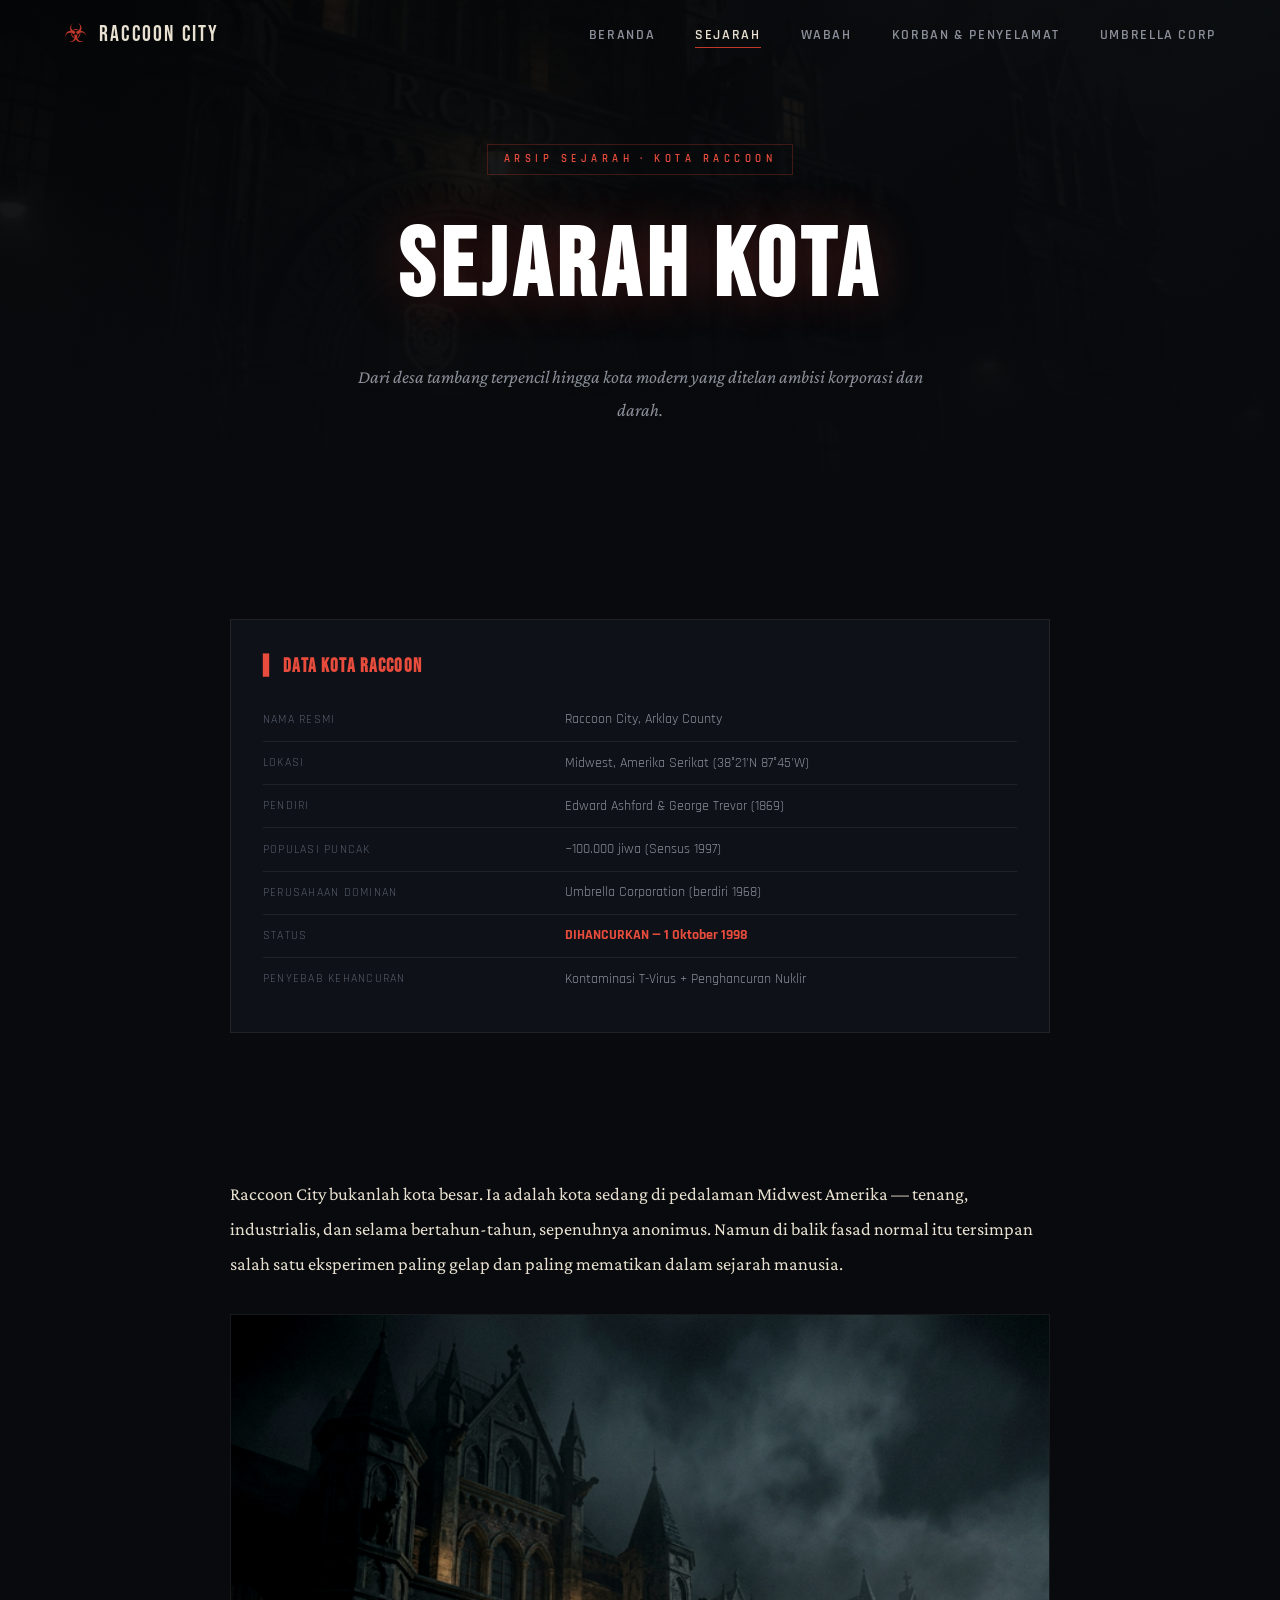
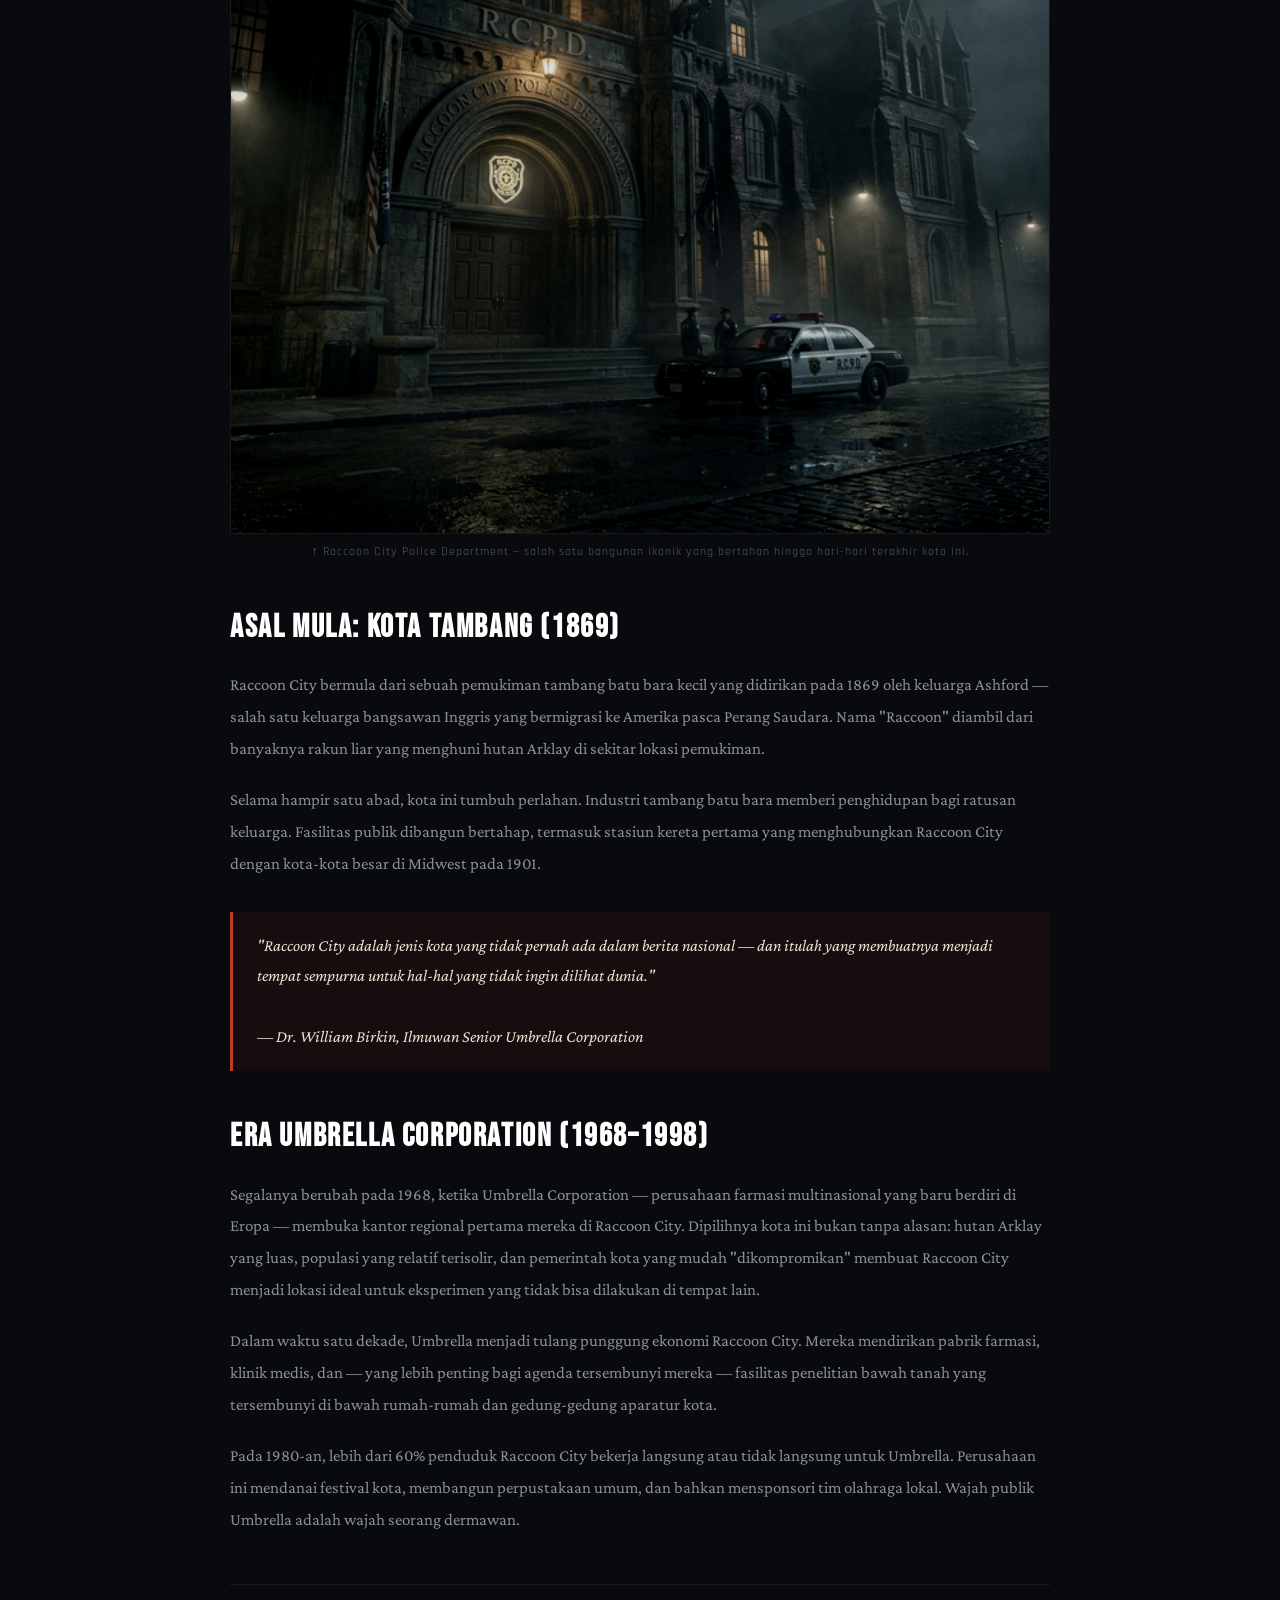
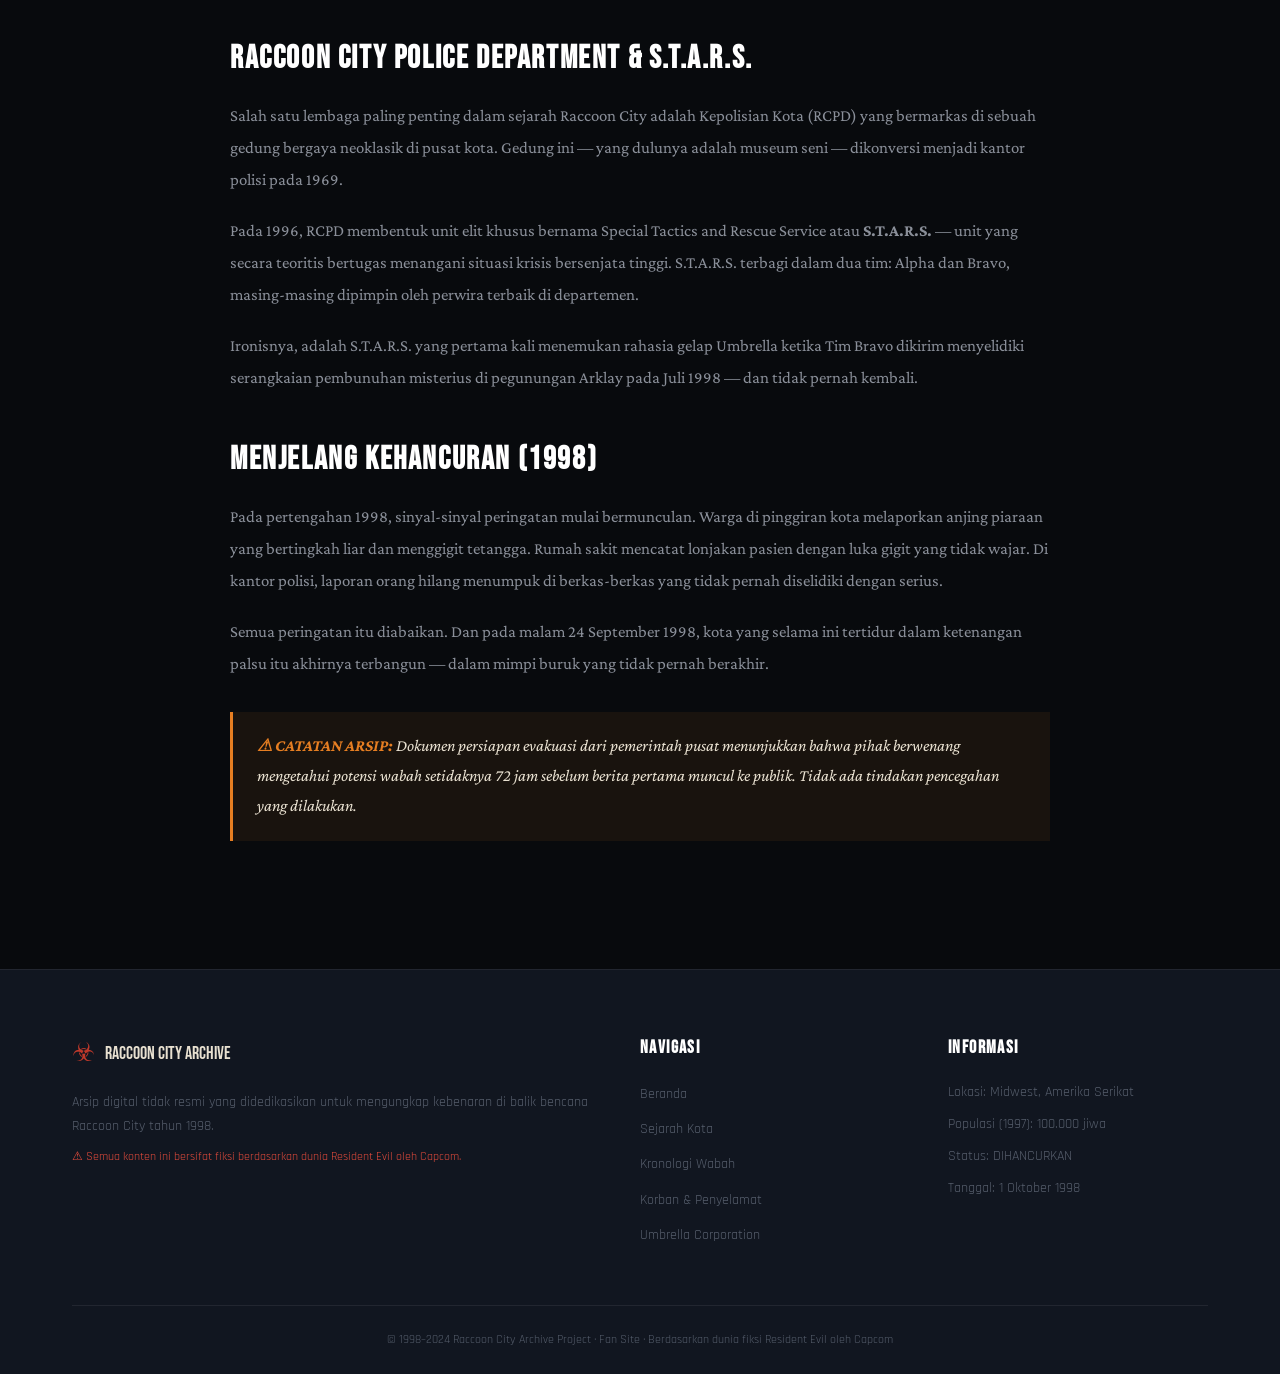
<file: pages/sejarah.html>
<!DOCTYPE html>
<html lang="id">
<head>
  <meta charset="UTF-8" />
  <meta name="viewport" content="width=device-width, initial-scale=1.0" />
  <meta name="description" content="Sejarah lengkap Raccoon City — dari kota tambang hingga pusat industri Umbrella Corporation yang berakhir dengan bencana." />
  <title>Sejarah Raccoon City — Raccoon City Archive</title>
  <link rel="icon" type="image/png" href="../images/logo-sof7z.png" />
  <link rel="preconnect" href="https://fonts.googleapis.com" />
  <link rel="preconnect" href="https://fonts.gstatic.com" crossorigin />
  <link href="https://fonts.googleapis.com/css2?family=Bebas+Neue&family=Rajdhani:wght@400;500;600;700&family=Crimson+Pro:ital,wght@0,400;0,600;1,400&display=swap" rel="stylesheet" />
  <link rel="stylesheet" href="../css/style.css" />
</head>
<body>

  <!-- NAVIGATION -->
  <nav id="navbar">
    <div class="nav-logo">
      <span class="logo-symbol">☣</span>
      <span class="logo-text">RACCOON CITY</span>
    </div>
    <div class="nav-toggle" id="navToggle">
      <span></span><span></span><span></span>
    </div>
    <ul class="nav-links" id="navLinks">
      <li><a href="../index.html">Beranda</a></li>
      <li><a href="sejarah.html" class="active">Sejarah</a></li>
      <li><a href="wabah.html">Wabah</a></li>
      <li><a href="korban.html">Korban & Penyelamat</a></li>
      <li><a href="umbrella.html">Umbrella Corp</a></li>
    </ul>
  </nav>

  <!-- PAGE HEADER -->
  <div class="page-header">
    <div class="page-header-bg" style="background-image: url('../images/rcpd.png')"></div>
    <div class="page-header-overlay"></div>
    <div class="page-header-content">
      <span class="page-header-tag">ARSIP SEJARAH · KOTA RACCOON</span>
      <h1>SEJARAH KOTA</h1>
      <p>Dari desa tambang terpencil hingga kota modern yang ditelan ambisi korporasi dan darah.</p>
    </div>
  </div>

  <!-- INFO BOX -->
  <div class="container" style="padding-top:4rem;">
    <div class="info-box">
      <h4>▍ DATA KOTA RACCOON</h4>
      <table class="info-table">
        <tr><td>Nama Resmi</td><td>Raccoon City, Arklay County</td></tr>
        <tr><td>Lokasi</td><td>Midwest, Amerika Serikat (38°21'N 87°45'W)</td></tr>
        <tr><td>Pendiri</td><td>Edward Ashford & George Trevor (1869)</td></tr>
        <tr><td>Populasi Puncak</td><td>~100.000 jiwa (Sensus 1997)</td></tr>
        <tr><td>Perusahaan Dominan</td><td>Umbrella Corporation (berdiri 1968)</td></tr>
        <tr><td>Status</td><td style="color:#e74c3c;font-weight:700;">DIHANCURKAN — 1 Oktober 1998</td></tr>
        <tr><td>Penyebab Kehancuran</td><td>Kontaminasi T-Virus + Penghancuran Nuklir</td></tr>
      </table>
    </div>
  </div>

  <!-- MAIN CONTENT -->
  <section class="section">
    <div class="container">
      <div class="prose">
        <p class="lead">
          Raccoon City bukanlah kota besar. Ia adalah kota sedang di pedalaman Midwest Amerika — tenang, industrialis, dan selama bertahun-tahun, sepenuhnya anonimus. Namun di balik fasad normal itu tersimpan salah satu eksperimen paling gelap dan paling mematikan dalam sejarah manusia.
        </p>

        <img src="../images/rcpd.png" alt="Gedung RCPD Raccoon City" />
        <span class="img-caption">↑ Raccoon City Police Department — salah satu bangunan ikonik yang bertahan hingga hari-hari terakhir kota ini.</span>

        <h2>Asal Mula: Kota Tambang (1869)</h2>
        <p>
          Raccoon City bermula dari sebuah pemukiman tambang batu bara kecil yang didirikan pada 1869 oleh keluarga Ashford — salah satu keluarga bangsawan Inggris yang bermigrasi ke Amerika pasca Perang Saudara. Nama "Raccoon" diambil dari banyaknya rakun liar yang menghuni hutan Arklay di sekitar lokasi pemukiman.
        </p>
        <p>
          Selama hampir satu abad, kota ini tumbuh perlahan. Industri tambang batu bara memberi penghidupan bagi ratusan keluarga. Fasilitas publik dibangun bertahap, termasuk stasiun kereta pertama yang menghubungkan Raccoon City dengan kota-kota besar di Midwest pada 1901.
        </p>

        <div class="callout">
          "Raccoon City adalah jenis kota yang tidak pernah ada dalam berita nasional — dan itulah yang membuatnya menjadi tempat sempurna untuk hal-hal yang tidak ingin dilihat dunia." <br><br>— Dr. William Birkin, Ilmuwan Senior Umbrella Corporation
        </div>

        <h2>Era Umbrella Corporation (1968–1998)</h2>
        <p>
          Segalanya berubah pada 1968, ketika Umbrella Corporation — perusahaan farmasi multinasional yang baru berdiri di Eropa — membuka kantor regional pertama mereka di Raccoon City. Dipilihnya kota ini bukan tanpa alasan: hutan Arklay yang luas, populasi yang relatif terisolir, dan pemerintah kota yang mudah "dikompromikan" membuat Raccoon City menjadi lokasi ideal untuk eksperimen yang tidak bisa dilakukan di tempat lain.
        </p>
        <p>
          Dalam waktu satu dekade, Umbrella menjadi tulang punggung ekonomi Raccoon City. Mereka mendirikan pabrik farmasi, klinik medis, dan — yang lebih penting bagi agenda tersembunyi mereka — fasilitas penelitian bawah tanah yang tersembunyi di bawah rumah-rumah dan gedung-gedung aparatur kota.
        </p>
        <p>
          Pada 1980-an, lebih dari 60% penduduk Raccoon City bekerja langsung atau tidak langsung untuk Umbrella. Perusahaan ini mendanai festival kota, membangun perpustakaan umum, dan bahkan mensponsori tim olahraga lokal. Wajah publik Umbrella adalah wajah seorang dermawan.
        </p>

        <hr />

        <h2>Raccoon City Police Department & S.T.A.R.S.</h2>
        <p>
          Salah satu lembaga paling penting dalam sejarah Raccoon City adalah Kepolisian Kota (RCPD) yang bermarkas di sebuah gedung bergaya neoklasik di pusat kota. Gedung ini — yang dulunya adalah museum seni — dikonversi menjadi kantor polisi pada 1969.
        </p>
        <p>
          Pada 1996, RCPD membentuk unit elit khusus bernama Special Tactics and Rescue Service atau <strong>S.T.A.R.S.</strong> — unit yang secara teoritis bertugas menangani situasi krisis bersenjata tinggi. S.T.A.R.S. terbagi dalam dua tim: Alpha dan Bravo, masing-masing dipimpin oleh perwira terbaik di departemen.
        </p>
        <p>
          Ironisnya, adalah S.T.A.R.S. yang pertama kali menemukan rahasia gelap Umbrella ketika Tim Bravo dikirim menyelidiki serangkaian pembunuhan misterius di pegunungan Arklay pada Juli 1998 — dan tidak pernah kembali.
        </p>

        <h2>Menjelang Kehancuran (1998)</h2>
        <p>
          Pada pertengahan 1998, sinyal-sinyal peringatan mulai bermunculan. Warga di pinggiran kota melaporkan anjing piaraan yang bertingkah liar dan menggigit tetangga. Rumah sakit mencatat lonjakan pasien dengan luka gigit yang tidak wajar. Di kantor polisi, laporan orang hilang menumpuk di berkas-berkas yang tidak pernah diselidiki dengan serius.
        </p>
        <p>
          Semua peringatan itu diabaikan. Dan pada malam 24 September 1998, kota yang selama ini tertidur dalam ketenangan palsu itu akhirnya terbangun — dalam mimpi buruk yang tidak pernah berakhir.
        </p>

        <div class="callout" style="border-color:#e67e22;background:rgba(230,126,34,0.08)">
          <strong style="color:#e67e22">⚠ CATATAN ARSIP:</strong> Dokumen persiapan evakuasi dari pemerintah pusat menunjukkan bahwa pihak berwenang mengetahui potensi wabah setidaknya 72 jam sebelum berita pertama muncul ke publik. Tidak ada tindakan pencegahan yang dilakukan.
        </div>
      </div>
    </div>
  </section>

  <!-- FOOTER -->
  <footer class="footer">
    <div class="container">
      <div class="footer-grid">
        <div class="footer-brand">
          <div class="footer-logo">
            <span class="logo-symbol">☣</span>
            <span class="logo-text">RACCOON CITY ARCHIVE</span>
          </div>
          <p>Arsip digital tidak resmi yang didedikasikan untuk mengungkap kebenaran di balik bencana Raccoon City tahun 1998.</p>
          <p class="footer-disclaimer">⚠ Semua konten ini bersifat fiksi berdasarkan dunia Resident Evil oleh Capcom.</p>
        </div>
        <div class="footer-nav">
          <h4>Navigasi</h4>
          <ul>
            <li><a href="../index.html">Beranda</a></li>
            <li><a href="sejarah.html">Sejarah Kota</a></li>
            <li><a href="wabah.html">Kronologi Wabah</a></li>
            <li><a href="korban.html">Korban & Penyelamat</a></li>
            <li><a href="umbrella.html">Umbrella Corporation</a></li>
          </ul>
        </div>
        <div class="footer-info">
          <h4>Informasi</h4>
          <ul>
            <li>Lokasi: Midwest, Amerika Serikat</li>
            <li>Populasi (1997): 100.000 jiwa</li>
            <li>Status: DIHANCURKAN</li>
            <li>Tanggal: 1 Oktober 1998</li>
          </ul>
        </div>
      </div>
      <div class="footer-bottom">
        <p>© 1998–2024 Raccoon City Archive Project · Fan Site · Berdasarkan dunia fiksi Resident Evil oleh Capcom</p>
      </div>
    </div>
  </footer>

  <script src="../js/main.js"></script>
</body>
</html>
</file>
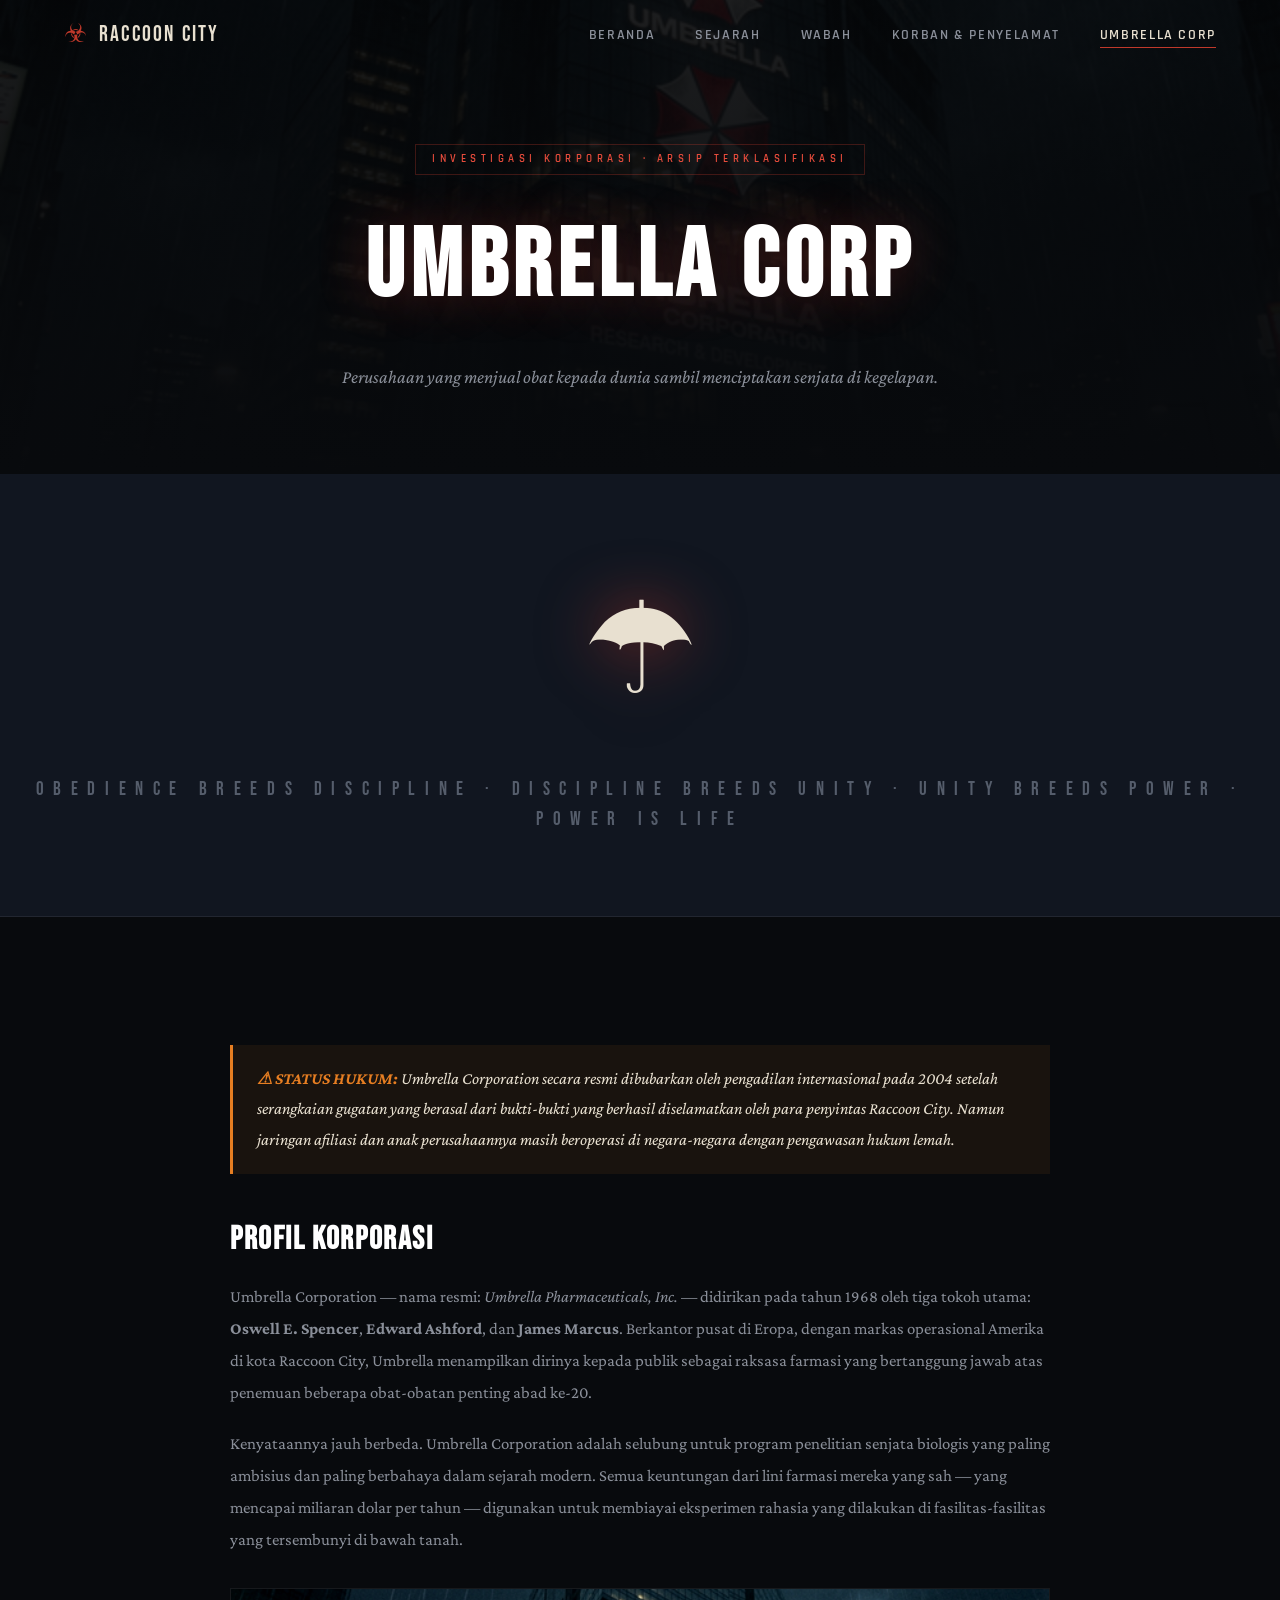
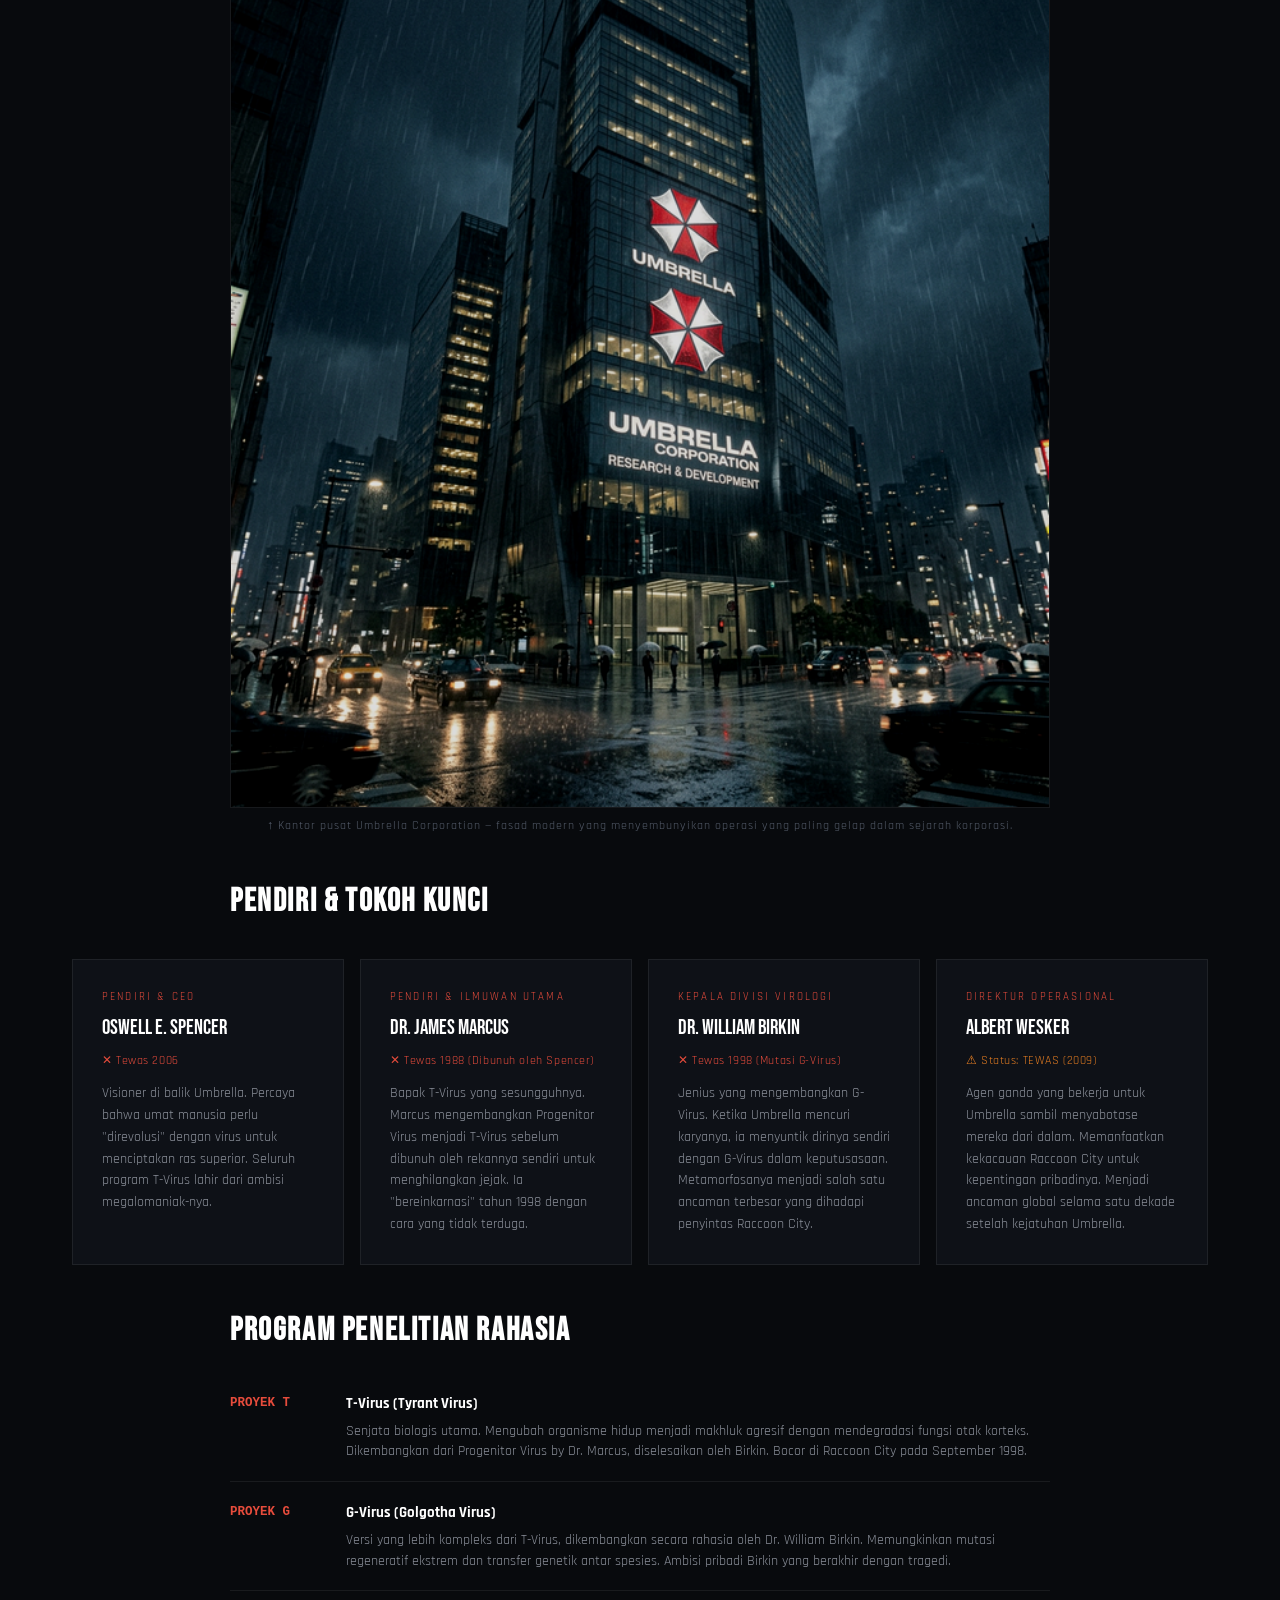
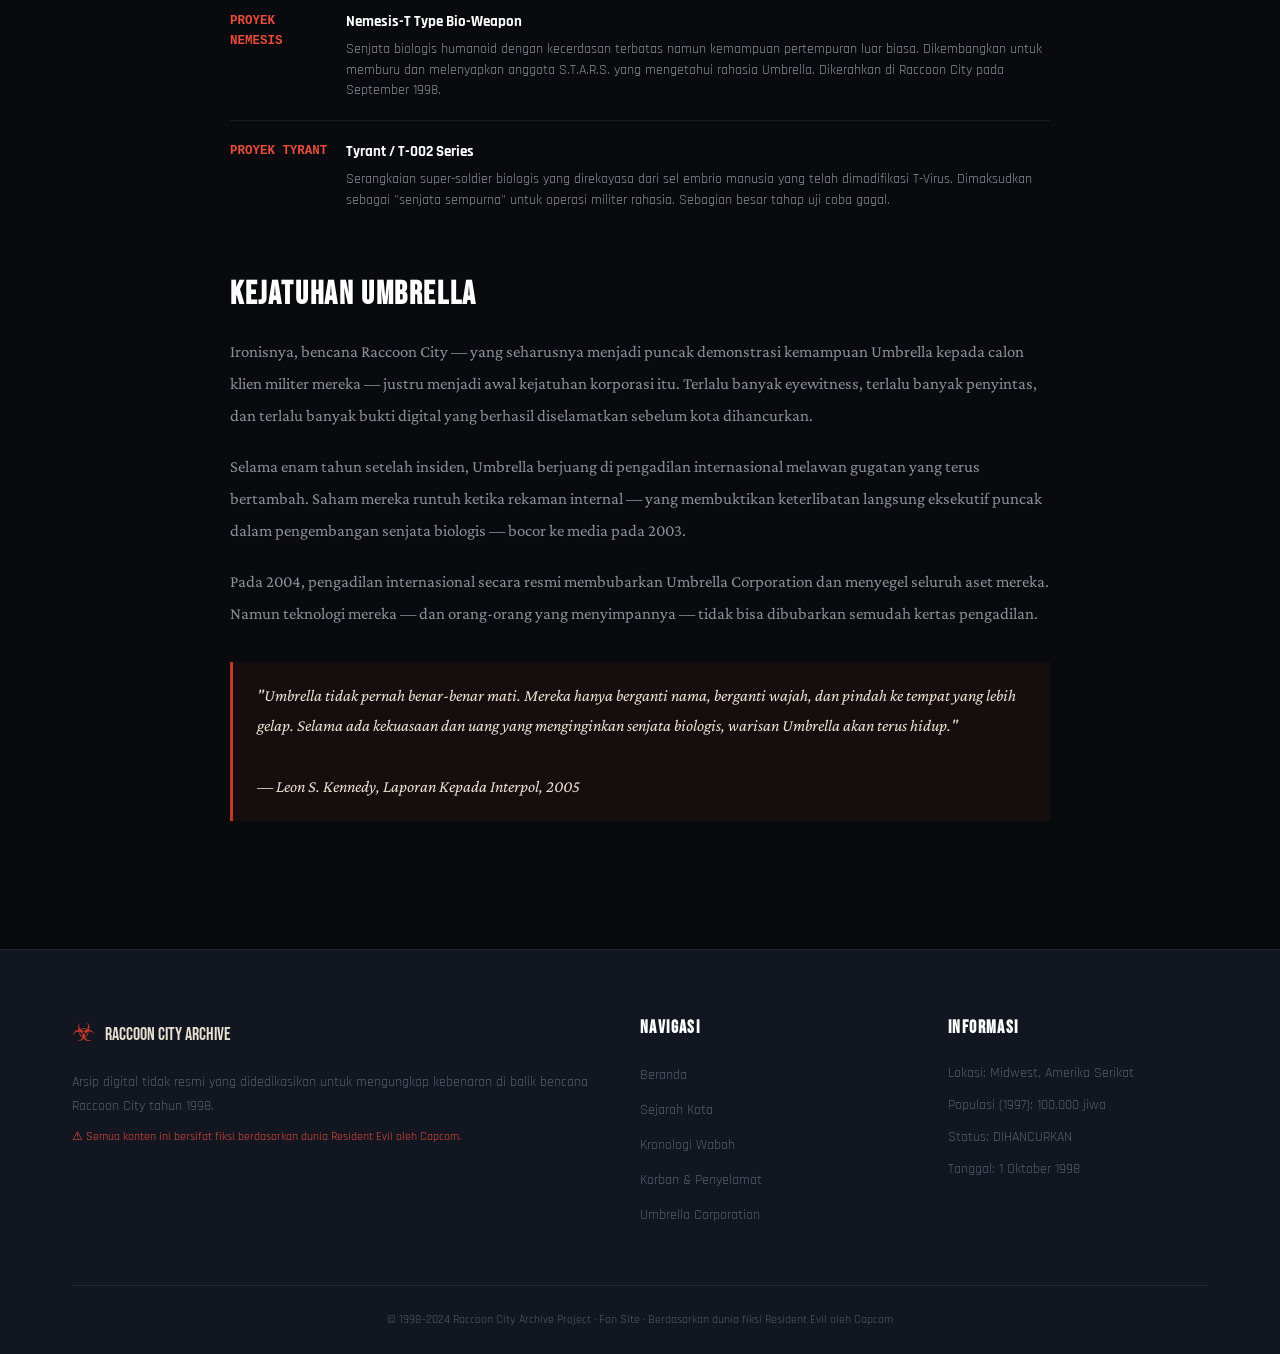
<file: pages/umbrella.html>
<!DOCTYPE html>
<html lang="id">
<head>
  <meta charset="UTF-8" />
  <meta name="viewport" content="width=device-width, initial-scale=1.0" />
  <meta name="description" content="Investigasi mendalam Umbrella Corporation — korporasi farmasi yang bertanggung jawab atas bencana biologis Raccoon City 1998." />
  <title>Umbrella Corporation — Raccoon City Archive</title>
  <link rel="icon" type="image/png" href="../images/logo-sof7z.png" />
  <link rel="preconnect" href="https://fonts.googleapis.com" />
  <link rel="preconnect" href="https://fonts.gstatic.com" crossorigin />
  <link href="https://fonts.googleapis.com/css2?family=Bebas+Neue&family=Rajdhani:wght@400;500;600;700&family=Crimson+Pro:ital,wght@0,400;0,600;1,400&display=swap" rel="stylesheet" />
  <link rel="stylesheet" href="../css/style.css" />
  <style>
    .umbrella-logo-section {
      text-align: center; padding: 5rem 2rem;
      background: var(--dark-2);
      border-bottom: 1px solid var(--border-subtle);
    }
    .umbrella-emblem {
      font-size: 8rem; display: block;
      margin-bottom: 1rem;
      filter: drop-shadow(0 0 30px rgba(192,57,43,0.6));
      animation: pulse 3s ease-in-out infinite;
    }
    .umbrella-motto {
      font-family: var(--font-title); font-size: 1.2rem;
      letter-spacing: 0.5em; color: var(--text-muted); text-transform: uppercase;
    }
    .exec-grid { display: grid; grid-template-columns: repeat(auto-fit, minmax(240px, 1fr)); gap: 1rem; }
    .exec-card {
      background: var(--dark-card); border: 1px solid var(--border-subtle);
      padding: 1.8rem; transition: var(--transition);
    }
    .exec-card:hover { border-color: var(--border); transform: translateY(-3px); }
    .exec-role { font-size: 0.68rem; letter-spacing: 0.2em; text-transform: uppercase; color: var(--red-glow); margin-bottom: 0.3rem; display: block; }
    .exec-name { font-family: var(--font-title); font-size: 1.3rem; color: #fff; margin-bottom: 0.5rem; }
    .exec-status { font-size: 0.72rem; margin-bottom: 0.8rem; display: block; letter-spacing: 0.05em; }
    .exec-card p { font-size: 0.85rem; color: var(--text-secondary); line-height: 1.6; }
    .project-list { list-style: none; }
    .project-list li {
      padding: 1.2rem 0; border-bottom: 1px solid var(--border-subtle);
      display: flex; gap: 1rem; align-items: flex-start;
    }
    .project-list li:last-child { border-bottom: none; }
    .project-code { font-family: monospace; font-size: 0.78rem; color: var(--red-glow); min-width: 100px; font-weight: 700; padding-top: 2px; }
    .project-title { font-weight: 700; color: #fff; margin-bottom: 0.3rem; font-size: 0.95rem; }
    .project-desc { font-size: 0.85rem; color: var(--text-secondary); line-height: 1.5; }
  </style>
</head>
<body>

  <!-- NAVIGATION -->
  <nav id="navbar">
    <div class="nav-logo">
      <span class="logo-symbol">☣</span>
      <span class="logo-text">RACCOON CITY</span>
    </div>
    <div class="nav-toggle" id="navToggle">
      <span></span><span></span><span></span>
    </div>
    <ul class="nav-links" id="navLinks">
      <li><a href="../index.html">Beranda</a></li>
      <li><a href="sejarah.html">Sejarah</a></li>
      <li><a href="wabah.html">Wabah</a></li>
      <li><a href="korban.html">Korban & Penyelamat</a></li>
      <li><a href="umbrella.html" class="active">Umbrella Corp</a></li>
    </ul>
  </nav>

  <!-- PAGE HEADER -->
  <div class="page-header">
    <div class="page-header-bg" style="background-image: url('../images/umbrella.png')"></div>
    <div class="page-header-overlay"></div>
    <div class="page-header-content">
      <span class="page-header-tag">INVESTIGASI KORPORASI · ARSIP TERKLASIFIKASI</span>
      <h1>UMBRELLA CORP</h1>
      <p>Perusahaan yang menjual obat kepada dunia sambil menciptakan senjata di kegelapan.</p>
    </div>
  </div>

  <!-- UMBRELLA LOGO SECTION -->
  <div class="umbrella-logo-section">
    <span class="umbrella-emblem">☂</span>
    <div class="umbrella-motto">Obedience Breeds Discipline · Discipline Breeds Unity · Unity Breeds Power · Power is Life</div>
  </div>

  <!-- MAIN CONTENT -->
  <section class="section">
    <div class="container">
      <div class="prose">
        <div class="callout" style="border-color:#e67e22;background:rgba(230,126,34,0.08)">
          <strong style="color:#e67e22">⚠ STATUS HUKUM:</strong> Umbrella Corporation secara resmi dibubarkan oleh pengadilan internasional pada 2004 setelah serangkaian gugatan yang berasal dari bukti-bukti yang berhasil diselamatkan oleh para penyintas Raccoon City. Namun jaringan afiliasi dan anak perusahaannya masih beroperasi di negara-negara dengan pengawasan hukum lemah.
        </div>

        <h2>Profil Korporasi</h2>
        <p>
          Umbrella Corporation — nama resmi: <em>Umbrella Pharmaceuticals, Inc.</em> — didirikan pada tahun 1968 oleh tiga tokoh utama: <strong>Oswell E. Spencer</strong>, <strong>Edward Ashford</strong>, dan <strong>James Marcus</strong>. Berkantor pusat di Eropa, dengan markas operasional Amerika di kota Raccoon City, Umbrella menampilkan dirinya kepada publik sebagai raksasa farmasi yang bertanggung jawab atas penemuan beberapa obat-obatan penting abad ke-20.
        </p>
        <p>
          Kenyataannya jauh berbeda. Umbrella Corporation adalah selubung untuk program penelitian senjata biologis yang paling ambisius dan paling berbahaya dalam sejarah modern. Semua keuntungan dari lini farmasi mereka yang sah — yang mencapai miliaran dolar per tahun — digunakan untuk membiayai eksperimen rahasia yang dilakukan di fasilitas-fasilitas yang tersembunyi di bawah tanah.
        </p>

        <img src="../images/umbrella.png" alt="Gedung Umbrella Corporation" />
        <span class="img-caption">↑ Kantor pusat Umbrella Corporation — fasad modern yang menyembunyikan operasi yang paling gelap dalam sejarah korporasi.</span>

        <h2>Pendiri & Tokoh Kunci</h2>
      </div>

      <div class="exec-grid" style="margin:2rem 0">
        <div class="exec-card" data-aos="fade-up">
          <span class="exec-role">Pendiri & CEO</span>
          <div class="exec-name">Oswell E. Spencer</div>
          <span class="exec-status" style="color:#e74c3c">✕ Tewas 2006</span>
          <p>Visioner di balik Umbrella. Percaya bahwa umat manusia perlu "direvolusi" dengan virus untuk menciptakan ras superior. Seluruh program T-Virus lahir dari ambisi megalomaniak-nya.</p>
        </div>
        <div class="exec-card" data-aos="fade-up" data-aos-delay="100">
          <span class="exec-role">Pendiri & Ilmuwan Utama</span>
          <div class="exec-name">Dr. James Marcus</div>
          <span class="exec-status" style="color:#e74c3c">✕ Tewas 1988 (Dibunuh oleh Spencer)</span>
          <p>Bapak T-Virus yang sesungguhnya. Marcus mengembangkan Progenitor Virus menjadi T-Virus sebelum dibunuh oleh rekannya sendiri untuk menghilangkan jejak. Ia "bereinkarnasi" tahun 1998 dengan cara yang tidak terduga.</p>
        </div>
        <div class="exec-card" data-aos="fade-up" data-aos-delay="200">
          <span class="exec-role">Kepala Divisi Virologi</span>
          <div class="exec-name">Dr. William Birkin</div>
          <span class="exec-status" style="color:#e74c3c">✕ Tewas 1998 (Mutasi G-Virus)</span>
          <p>Jenius yang mengembangkan G-Virus. Ketika Umbrella mencuri karyanya, ia menyuntik dirinya sendiri dengan G-Virus dalam keputusasaan. Metamorfosanya menjadi salah satu ancaman terbesar yang dihadapi penyintas Raccoon City.</p>
        </div>
        <div class="exec-card" data-aos="fade-up" data-aos-delay="300">
          <span class="exec-role">Direktur Operasional</span>
          <div class="exec-name">Albert Wesker</div>
          <span class="exec-status" style="color:#e67e22">⚠ Status: TEWAS (2009)</span>
          <p>Agen ganda yang bekerja untuk Umbrella sambil menyabotase mereka dari dalam. Memanfaatkan kekacauan Raccoon City untuk kepentingan pribadinya. Menjadi ancaman global selama satu dekade setelah kejatuhan Umbrella.</p>
        </div>
      </div>

      <div class="prose">
        <h2>Program Penelitian Rahasia</h2>
        <ul class="project-list">
          <li>
            <span class="project-code">PROYEK T</span>
            <div>
              <div class="project-title">T-Virus (Tyrant Virus)</div>
              <div class="project-desc">Senjata biologis utama. Mengubah organisme hidup menjadi makhluk agresif dengan mendegradasi fungsi otak korteks. Dikembangkan dari Progenitor Virus by Dr. Marcus, diselesaikan oleh Birkin. Bocor di Raccoon City pada September 1998.</div>
            </div>
          </li>
          <li>
            <span class="project-code">PROYEK G</span>
            <div>
              <div class="project-title">G-Virus (Golgotha Virus)</div>
              <div class="project-desc">Versi yang lebih kompleks dari T-Virus, dikembangkan secara rahasia oleh Dr. William Birkin. Memungkinkan mutasi regeneratif ekstrem dan transfer genetik antar spesies. Ambisi pribadi Birkin yang berakhir dengan tragedi.</div>
            </div>
          </li>
          <li>
            <span class="project-code">PROYEK NEMESIS</span>
            <div>
              <div class="project-title">Nemesis-T Type Bio-Weapon</div>
              <div class="project-desc">Senjata biologis humanoid dengan kecerdasan terbatas namun kemampuan pertempuran luar biasa. Dikembangkan untuk memburu dan melenyapkan anggota S.T.A.R.S. yang mengetahui rahasia Umbrella. Dikerahkan di Raccoon City pada September 1998.</div>
            </div>
          </li>
          <li>
            <span class="project-code">PROYEK TYRANT</span>
            <div>
              <div class="project-title">Tyrant / T-002 Series</div>
              <div class="project-desc">Serangkaian super-soldier biologis yang direkayasa dari sel embrio manusia yang telah dimodifikasi T-Virus. Dimaksudkan sebagai "senjata sempurna" untuk operasi militer rahasia. Sebagian besar tahap uji coba gagal.</div>
            </div>
          </li>
        </ul>

        <h2>Kejatuhan Umbrella</h2>
        <p>
          Ironisnya, bencana Raccoon City — yang seharusnya menjadi puncak demonstrasi kemampuan Umbrella kepada calon klien militer mereka — justru menjadi awal kejatuhan korporasi itu. Terlalu banyak eyewitness, terlalu banyak penyintas, dan terlalu banyak bukti digital yang berhasil diselamatkan sebelum kota dihancurkan.
        </p>
        <p>
          Selama enam tahun setelah insiden, Umbrella berjuang di pengadilan internasional melawan gugatan yang terus bertambah. Saham mereka runtuh ketika rekaman internal — yang membuktikan keterlibatan langsung eksekutif puncak dalam pengembangan senjata biologis — bocor ke media pada 2003.
        </p>
        <p>
          Pada 2004, pengadilan internasional secara resmi membubarkan Umbrella Corporation dan menyegel seluruh aset mereka. Namun teknologi mereka — dan orang-orang yang menyimpannya — tidak bisa dibubarkan semudah kertas pengadilan.
        </p>

        <div class="callout">
          "Umbrella tidak pernah benar-benar mati. Mereka hanya berganti nama, berganti wajah, dan pindah ke tempat yang lebih gelap. Selama ada kekuasaan dan uang yang menginginkan senjata biologis, warisan Umbrella akan terus hidup." <br><br>— Leon S. Kennedy, Laporan Kepada Interpol, 2005
        </div>
      </div>
    </div>
  </section>

  <!-- FOOTER -->
  <footer class="footer">
    <div class="container">
      <div class="footer-grid">
        <div class="footer-brand">
          <div class="footer-logo"><span class="logo-symbol">☣</span><span class="logo-text">RACCOON CITY ARCHIVE</span></div>
          <p>Arsip digital tidak resmi yang didedikasikan untuk mengungkap kebenaran di balik bencana Raccoon City tahun 1998.</p>
          <p class="footer-disclaimer">⚠ Semua konten ini bersifat fiksi berdasarkan dunia Resident Evil oleh Capcom.</p>
        </div>
        <div class="footer-nav">
          <h4>Navigasi</h4>
          <ul>
            <li><a href="../index.html">Beranda</a></li>
            <li><a href="sejarah.html">Sejarah Kota</a></li>
            <li><a href="wabah.html">Kronologi Wabah</a></li>
            <li><a href="korban.html">Korban & Penyelamat</a></li>
            <li><a href="umbrella.html">Umbrella Corporation</a></li>
          </ul>
        </div>
        <div class="footer-info">
          <h4>Informasi</h4>
          <ul>
            <li>Lokasi: Midwest, Amerika Serikat</li>
            <li>Populasi (1997): 100.000 jiwa</li>
            <li>Status: DIHANCURKAN</li>
            <li>Tanggal: 1 Oktober 1998</li>
          </ul>
        </div>
      </div>
      <div class="footer-bottom">
        <p>© 1998–2024 Raccoon City Archive Project · Fan Site · Berdasarkan dunia fiksi Resident Evil oleh Capcom</p>
      </div>
    </div>
  </footer>

  <script src="../js/main.js"></script>
</body>
</html>
</file>
<file: css/style.css>
/* ===========================
   RACCOON CITY — STYLE.CSS
   Modern Dark Horror Theme
   =========================== */

/* RESET & BASE */
*,
*::before,
*::after {
  margin: 0;
  padding: 0;
  box-sizing: border-box;
}

:root {
  --red: #c0392b;
  --red-dark: #922b21;
  --red-glow: #e74c3c;
  --amber: #e67e22;
  --dark-bg: #080a0d;
  --dark-card: #0e1117;
  --dark-2: #111620;
  --dark-3: #181f2a;
  --border: rgba(192, 57, 43, 0.3);
  --border-subtle: rgba(255, 255, 255, 0.07);
  --text-primary: #e8e0d0;
  --text-secondary: #8a8f99;
  --text-muted: #555d6b;
  --font-title: "Bebas Neue", sans-serif;
  --font-body: "Rajdhani", sans-serif;
  --font-serif: "Crimson Pro", serif;
  --transition: all 0.35s cubic-bezier(0.4, 0, 0.2, 1);
  --shadow-red: 0 0 30px rgba(192, 57, 43, 0.25);
}

html {
  scroll-behavior: smooth;
  font-size: 16px;
}

body {
  background-color: var(--dark-bg);
  color: var(--text-primary);
  font-family: var(--font-body);
  overflow-x: hidden;
  line-height: 1.6;
}

a {
  text-decoration: none;
  color: inherit;
}
ul {
  list-style: none;
}
img {
  max-width: 100%;
  display: block;
}

/* SCROLLBAR */
::-webkit-scrollbar {
  width: 6px;
}
::-webkit-scrollbar-track {
  background: var(--dark-bg);
}
::-webkit-scrollbar-thumb {
  background: var(--red);
  border-radius: 3px;
}

/* ===========================
   PRELOADER
   =========================== */
#preloader {
  position: fixed;
  inset: 0;
  background: var(--dark-bg);
  z-index: 9999;
  display: flex;
  align-items: center;
  justify-content: center;
  transition:
    opacity 0.6s ease,
    visibility 0.6s ease;
}
#preloader.hidden {
  opacity: 0;
  visibility: hidden;
}
.preloader-inner {
  text-align: center;
}
.biohazard-symbol {
  font-size: 5rem;
  color: var(--red);
  display: block;
  animation: spinPulse 2s ease-in-out infinite;
  text-shadow: 0 0 30px rgba(192, 57, 43, 0.7);
  margin-bottom: 1.5rem;
}
@keyframes spinPulse {
  0%,
  100% {
    transform: rotate(0deg) scale(1);
    opacity: 1;
  }
  50% {
    transform: rotate(180deg) scale(1.1);
    opacity: 0.7;
  }
}
.preloader-text {
  font-family: var(--font-title);
  letter-spacing: 0.4em;
  color: var(--text-secondary);
  font-size: 0.75rem;
  margin-bottom: 2rem;
}
.preloader-bar {
  width: 200px;
  height: 2px;
  background: rgba(255, 255, 255, 0.1);
  margin: 0 auto;
  border-radius: 2px;
  overflow: hidden;
}
.preloader-fill {
  height: 100%;
  width: 0%;
  background: var(--red);
  animation: fillBar 2s ease-in-out forwards;
}
@keyframes fillBar {
  to {
    width: 100%;
  }
}

/* ===========================
   NAVIGATION
   =========================== */
#navbar {
  position: fixed;
  top: 0;
  left: 0;
  right: 0;
  z-index: 1000;
  display: flex;
  align-items: center;
  justify-content: space-between;
  padding: 0 5vw;
  height: 70px;
  background: transparent;
  transition: var(--transition);
}
#navbar.scrolled {
  background: rgba(8, 10, 13, 0.95);
  backdrop-filter: blur(16px);
  border-bottom: 1px solid var(--border);
  box-shadow: 0 4px 30px rgba(0, 0, 0, 0.6);
}
.nav-logo {
  display: flex;
  align-items: center;
  gap: 0.6rem;
  font-family: var(--font-title);
  font-size: 1.4rem;
  letter-spacing: 0.1em;
}
.logo-symbol {
  font-size: 1.6rem;
  color: var(--red);
  animation: pulse 3s ease-in-out infinite;
}
@keyframes pulse {
  0%,
  100% {
    text-shadow: 0 0 8px rgba(192, 57, 43, 0.5);
  }
  50% {
    text-shadow: 0 0 20px rgba(192, 57, 43, 0.9);
  }
}
.nav-links {
  display: flex;
  align-items: center;
  gap: 2.5rem;
}
.nav-links a {
  font-family: var(--font-body);
  font-weight: 600;
  font-size: 0.85rem;
  letter-spacing: 0.12em;
  text-transform: uppercase;
  color: var(--text-secondary);
  transition: var(--transition);
  position: relative;
}
.nav-links a::after {
  content: "";
  position: absolute;
  bottom: -4px;
  left: 0;
  right: 0;
  height: 1px;
  background: var(--red);
  transform: scaleX(0);
  transition: var(--transition);
}
.nav-links a:hover,
.nav-links a.active {
  color: var(--text-primary);
}
.nav-links a:hover::after,
.nav-links a.active::after {
  transform: scaleX(1);
}
.nav-toggle {
  display: none;
  flex-direction: column;
  gap: 5px;
  cursor: pointer;
  padding: 5px;
}
.nav-toggle span {
  display: block;
  width: 24px;
  height: 2px;
  background: var(--text-primary);
  border-radius: 2px;
  transition: var(--transition);
}

/* ===========================
   HERO
   =========================== */
.hero {
  position: relative;
  height: 100vh;
  min-height: 700px;
  display: flex;
  align-items: center;
  justify-content: center;
  overflow: hidden;
  text-align: center;
}
.hero-bg {
  position: absolute;
  inset: 0;
  background-image: url("../images/hero.png");
  background-size: cover;
  background-position: center;
  transform: scale(1.05);
  transition: transform 0.1s linear;
}
.hero-overlay {
  position: absolute;
  inset: 0;
  background: linear-gradient(
    135deg,
    rgba(8, 10, 13, 0.85) 0%,
    rgba(30, 5, 5, 0.7) 50%,
    rgba(8, 10, 13, 0.9) 100%
  );
}
.hero-particles {
  position: absolute;
  inset: 0;
  pointer-events: none;
}
.hero-content {
  position: relative;
  z-index: 2;
  max-width: 850px;
  padding: 0 2rem;
}
.hero-tag {
  display: inline-block;
  font-size: 0.7rem;
  letter-spacing: 0.4em;
  text-transform: uppercase;
  color: var(--red-glow);
  border: 1px solid var(--border);
  padding: 0.4rem 1.2rem;
  margin-bottom: 1.5rem;
  font-family: var(--font-body);
  font-weight: 600;
  animation: fadeDown 0.8s ease 0.5s both;
}
.hero-title {
  font-family: var(--font-title);
  font-size: clamp(5rem, 14vw, 12rem);
  line-height: 0.9;
  letter-spacing: 0.05em;
  color: #fff;
  text-shadow:
    0 0 60px rgba(192, 57, 43, 0.4),
    0 0 120px rgba(192, 57, 43, 0.2);
  animation: fadeUp 0.8s ease 0.7s both;
  margin-bottom: 0.3rem;
}
.hero-subtitle {
  font-family: var(--font-serif);
  font-style: italic;
  font-size: clamp(1.1rem, 2.5vw, 1.5rem);
  color: var(--red-glow);
  letter-spacing: 0.1em;
  margin-bottom: 1.5rem;
  animation: fadeUp 0.8s ease 0.9s both;
}
.hero-desc {
  font-family: var(--font-serif);
  font-size: clamp(0.95rem, 1.5vw, 1.1rem);
  color: var(--text-secondary);
  max-width: 600px;
  margin: 0 auto 2.5rem;
  line-height: 1.8;
  animation: fadeUp 0.8s ease 1.1s both;
}
.hero-actions {
  display: flex;
  gap: 1rem;
  justify-content: center;
  flex-wrap: wrap;
  margin-bottom: 3rem;
  animation: fadeUp 0.8s ease 1.3s both;
}
.btn-primary {
  display: inline-flex;
  align-items: center;
  padding: 0.9rem 2.2rem;
  background: var(--red);
  color: #fff;
  font-weight: 700;
  font-size: 0.85rem;
  letter-spacing: 0.15em;
  text-transform: uppercase;
  border: 2px solid var(--red);
  transition: var(--transition);
  font-family: var(--font-body);
}
.btn-primary:hover {
  background: transparent;
  color: var(--red);
  box-shadow: var(--shadow-red);
}
.btn-secondary {
  display: inline-flex;
  align-items: center;
  padding: 0.9rem 2.2rem;
  background: transparent;
  color: var(--text-primary);
  font-weight: 700;
  font-size: 0.85rem;
  letter-spacing: 0.15em;
  text-transform: uppercase;
  border: 2px solid var(--border-subtle);
  transition: var(--transition);
  font-family: var(--font-body);
}
.btn-secondary:hover {
  border-color: var(--red);
  color: var(--red);
  box-shadow: var(--shadow-red);
}
.hero-stats {
  display: flex;
  gap: 3rem;
  justify-content: center;
  flex-wrap: wrap;
  animation: fadeUp 0.8s ease 1.5s both;
}
.stat-item {
  text-align: center;
}
.stat-number {
  display: block;
  font-family: var(--font-title);
  font-size: clamp(2rem, 5vw, 3rem);
  color: var(--red-glow);
  letter-spacing: 0.05em;
  text-shadow: 0 0 20px rgba(231, 76, 60, 0.4);
}
.stat-label {
  display: block;
  font-size: 0.72rem;
  letter-spacing: 0.2em;
  text-transform: uppercase;
  color: var(--text-muted);
}
.scroll-indicator {
  position: absolute;
  bottom: 2rem;
  left: 50%;
  transform: translateX(-50%);
  display: flex;
  flex-direction: column;
  align-items: center;
  gap: 0.5rem;
  font-size: 0.6rem;
  letter-spacing: 0.4em;
  text-transform: uppercase;
  color: var(--text-muted);
  animation: float 2s ease-in-out infinite;
}
.scroll-line {
  width: 1px;
  height: 50px;
  background: linear-gradient(to bottom, var(--text-muted), transparent);
}
@keyframes float {
  0%,
  100% {
    transform: translateX(-50%) translateY(0);
  }
  50% {
    transform: translateX(-50%) translateY(8px);
  }
}
@keyframes fadeUp {
  from {
    opacity: 0;
    transform: translateY(30px);
  }
  to {
    opacity: 1;
    transform: translateY(0);
  }
}
@keyframes fadeDown {
  from {
    opacity: 0;
    transform: translateY(-20px);
  }
  to {
    opacity: 1;
    transform: translateY(0);
  }
}

/* ===========================
   TICKER
   =========================== */
.ticker-wrap {
  background: var(--red-dark);
  overflow: hidden;
  position: relative;
  padding: 0.8rem 0;
  border-top: 1px solid rgba(192, 57, 43, 0.5);
  border-bottom: 1px solid rgba(192, 57, 43, 0.5);
}
.ticker {
  display: inline-flex;
  gap: 5rem;
  white-space: nowrap;
  animation: ticker 30s linear infinite;
  font-size: 0.78rem;
  font-weight: 700;
  letter-spacing: 0.1em;
  text-transform: uppercase;
  color: rgba(255, 255, 255, 0.9);
}
@keyframes ticker {
  from {
    transform: translateX(0);
  }
  to {
    transform: translateX(-50%);
  }
}

/* ===========================
   SECTIONS
   =========================== */
.section {
  padding: 6rem 0;
}
.section-dark {
  background: var(--dark-2);
}
.container {
  max-width: 1200px;
  margin: 0 auto;
  padding: 0 2rem;
}
.section-header {
  text-align: center;
  margin-bottom: 4rem;
}
.section-tag {
  display: inline-block;
  font-size: 0.7rem;
  letter-spacing: 0.4em;
  text-transform: uppercase;
  color: var(--red-glow);
  border: 1px solid var(--border);
  padding: 0.35rem 1rem;
  margin-bottom: 1rem;
  font-weight: 600;
}
.section-title {
  font-family: var(--font-title);
  font-size: clamp(2rem, 5vw, 3.5rem);
  letter-spacing: 0.05em;
  color: #fff;
  line-height: 1;
}

/* OVERVIEW CARDS */
.overview-grid {
  display: grid;
  grid-template-columns: repeat(auto-fit, minmax(280px, 1fr));
  gap: 1.5rem;
}
.overview-card {
  background: var(--dark-card);
  border: 1px solid var(--border-subtle);
  padding: 2.5rem;
  transition: var(--transition);
  position: relative;
  overflow: hidden;
}
.overview-card::before {
  content: "";
  position: absolute;
  top: 0;
  left: 0;
  right: 0;
  height: 2px;
  background: linear-gradient(90deg, transparent, var(--red), transparent);
  transform: scaleX(0);
  transition: var(--transition);
}
.overview-card:hover {
  border-color: var(--border);
  transform: translateY(-4px);
}
.overview-card:hover::before {
  transform: scaleX(1);
}
.overview-card:hover {
  box-shadow:
    0 20px 40px rgba(0, 0, 0, 0.4),
    var(--shadow-red);
}
.card-icon {
  font-size: 2.5rem;
  margin-bottom: 1.2rem;
}
.overview-card h3 {
  font-family: var(--font-title);
  font-size: 1.5rem;
  letter-spacing: 0.05em;
  color: #fff;
  margin-bottom: 1rem;
}
.overview-card p {
  color: var(--text-secondary);
  line-height: 1.7;
  font-size: 0.95rem;
}

/* ===========================
   TIMELINE
   =========================== */
.timeline {
  position: relative;
  max-width: 900px;
  margin: 0 auto;
}
.timeline::before {
  content: "";
  position: absolute;
  left: 50%;
  top: 0;
  bottom: 0;
  width: 1px;
  background: linear-gradient(
    to bottom,
    transparent,
    var(--border) 10%,
    var(--border) 90%,
    transparent
  );
  transform: translateX(-50%);
}
.timeline-item {
  position: relative;
  width: 47%;
  padding: 1.5rem 0;
}
.timeline-item.left {
  margin-right: auto;
  padding-right: 3rem;
}
.timeline-item.right {
  margin-left: auto;
  padding-left: 3rem;
  text-align: left;
}
.timeline-dot {
  position: absolute;
  top: 2rem;
  width: 14px;
  height: 14px;
  background: var(--red);
  border-radius: 50%;
  border: 2px solid var(--dark-2);
  box-shadow: 0 0 15px rgba(192, 57, 43, 0.6);
}
.timeline-item.left .timeline-dot {
  right: -7px;
}
.timeline-item.right .timeline-dot {
  left: -7px;
}
.timeline-dot.red {
  background: var(--red-glow);
  box-shadow: 0 0 25px rgba(231, 76, 60, 0.9);
  animation: pulseDot 1.5s ease-in-out infinite;
}
@keyframes pulseDot {
  0%,
  100% {
    box-shadow: 0 0 10px rgba(231, 76, 60, 0.6);
  }
  50% {
    box-shadow: 0 0 30px rgba(231, 76, 60, 1);
  }
}
.timeline-content {
  background: var(--dark-card);
  border: 1px solid var(--border-subtle);
  padding: 1.5rem;
  transition: var(--transition);
}
.timeline-content:hover {
  border-color: var(--border);
}
.timeline-content.highlight {
  border-color: var(--red);
  background: rgba(192, 57, 43, 0.08);
  box-shadow: 0 0 30px rgba(192, 57, 43, 0.2);
}
.timeline-date {
  display: block;
  font-size: 0.72rem;
  letter-spacing: 0.15em;
  text-transform: uppercase;
  color: var(--red-glow);
  margin-bottom: 0.5rem;
  font-weight: 700;
}
.timeline-content h3 {
  font-family: var(--font-title);
  font-size: 1.3rem;
  letter-spacing: 0.04em;
  color: #fff;
  margin-bottom: 0.7rem;
}
.timeline-content p {
  color: var(--text-secondary);
  font-size: 0.9rem;
  line-height: 1.7;
}

/* ===========================
   FEATURE CARDS
   =========================== */
.features-grid {
  display: grid;
  grid-template-columns: repeat(2, 1fr);
  gap: 1.5rem;
}
.feature-card {
  position: relative;
  overflow: hidden;
  height: 380px;
  background-size: cover;
  background-position: center;
  display: flex;
  align-items: flex-end;
  cursor: pointer;
  transition: var(--transition);
}
.feature-card:hover {
  transform: scale(1.02);
}
.feature-overlay {
  position: absolute;
  inset: 0;
  background: linear-gradient(
    to top,
    rgba(8, 10, 13, 0.95) 30%,
    rgba(8, 10, 13, 0.2) 100%
  );
  transition: var(--transition);
}
.feature-card:hover .feature-overlay {
  background: linear-gradient(
    to top,
    rgba(30, 5, 5, 0.98) 40%,
    rgba(30, 5, 5, 0.3) 100%
  );
}
.feature-content {
  position: relative;
  z-index: 1;
  padding: 2rem;
}
.feature-tag {
  display: inline-block;
  font-size: 0.65rem;
  letter-spacing: 0.3em;
  text-transform: uppercase;
  color: var(--red-glow);
  border: 1px solid var(--border);
  padding: 0.25rem 0.7rem;
  margin-bottom: 0.8rem;
  font-weight: 700;
}
.feature-content h3 {
  font-family: var(--font-title);
  font-size: 1.6rem;
  letter-spacing: 0.04em;
  color: #fff;
  margin-bottom: 0.5rem;
}
.feature-content p {
  color: var(--text-secondary);
  font-size: 0.88rem;
  line-height: 1.6;
  margin-bottom: 1rem;
}
.feature-link {
  display: inline-flex;
  align-items: center;
  font-size: 0.78rem;
  letter-spacing: 0.15em;
  text-transform: uppercase;
  color: var(--red-glow);
  font-weight: 700;
  transition: var(--transition);
}
.feature-card:hover .feature-link {
  gap: 0.5rem;
  letter-spacing: 0.2em;
}

/* ===========================
   QUOTE SECTION
   =========================== */
.quote-section {
  position: relative;
  overflow: hidden;
  padding: 8rem 2rem;
  text-align: center;
}
.quote-bg {
  position: absolute;
  inset: 0;
  background-image: url("../images/hero.png");
  background-size: cover;
  background-position: center;
  filter: blur(4px) brightness(0.25);
}
.quote-content {
  position: relative;
  z-index: 1;
  max-width: 750px;
  margin: 0 auto;
}
.quote-symbol {
  font-family: var(--font-serif);
  font-size: 8rem;
  line-height: 1;
  color: var(--red);
  opacity: 0.6;
  margin-bottom: -2rem;
}
blockquote {
  font-family: var(--font-serif);
  font-style: italic;
  font-size: clamp(1.1rem, 2vw, 1.4rem);
  color: var(--text-primary);
  line-height: 1.9;
  margin-bottom: 1.5rem;
}
cite {
  font-size: 0.8rem;
  letter-spacing: 0.15em;
  text-transform: uppercase;
  color: var(--red-glow);
  font-style: normal;
  font-weight: 600;
}

/* ===========================
   DOCUMENTS
   =========================== */
.docs-grid {
  display: grid;
  grid-template-columns: repeat(auto-fit, minmax(300px, 1fr));
  gap: 1.5rem;
}
.doc-card {
  background: var(--dark-card);
  border: 1px solid var(--border-subtle);
  padding: 2rem;
  transition: var(--transition);
  position: relative;
  background-image: repeating-linear-gradient(
    0deg,
    transparent,
    transparent 24px,
    rgba(255, 255, 255, 0.015) 24px,
    rgba(255, 255, 255, 0.015) 25px
  );
}
.doc-card:hover {
  border-color: var(--border);
  transform: translateY(-3px);
}
.doc-header {
  display: flex;
  justify-content: space-between;
  align-items: center;
  margin-bottom: 1.2rem;
}
.doc-stamp {
  font-size: 0.62rem;
  letter-spacing: 0.15em;
  text-transform: uppercase;
  font-weight: 700;
  padding: 0.3rem 0.7rem;
  border: 1px solid;
}
.doc-stamp.classified {
  color: var(--red);
  border-color: var(--red);
}
.doc-stamp.top-secret {
  color: #e67e22;
  border-color: #e67e22;
}
.doc-stamp.warning {
  color: #f1c40f;
  border-color: #f1c40f;
}
.doc-id {
  font-size: 0.7rem;
  color: var(--text-muted);
  font-family: monospace;
}
.doc-card h4 {
  font-family: var(--font-body);
  font-size: 1rem;
  font-weight: 700;
  color: #fff;
  margin-bottom: 0.4rem;
}
.doc-date {
  font-size: 0.72rem;
  color: var(--text-muted);
  margin-bottom: 0.8rem;
}
.doc-card p {
  font-size: 0.88rem;
  color: var(--text-secondary);
  line-height: 1.7;
  margin-bottom: 1.2rem;
}
.doc-readmore {
  font-size: 0.72rem;
  letter-spacing: 0.15em;
  text-transform: uppercase;
  color: var(--red-glow);
  font-weight: 700;
  cursor: pointer;
  transition: var(--transition);
}
.doc-card:hover .doc-readmore {
  letter-spacing: 0.2em;
}

/* ===========================
   MEMORIAL
   =========================== */
.memorial-section {
  background: linear-gradient(
    135deg,
    var(--dark-2) 0%,
    rgba(50, 5, 5, 0.3) 50%,
    var(--dark-2) 100%
  );
  padding: 6rem 2rem;
  text-align: center;
  border-top: 1px solid var(--border);
  border-bottom: 1px solid var(--border);
}
.memorial-content {
  max-width: 600px;
  margin: 0 auto;
}
.memorial-icon {
  font-size: 2rem;
  color: var(--red-glow);
  margin-bottom: 1.5rem;
  animation: pulse 3s ease-in-out infinite;
}
.memorial-content h2 {
  font-family: var(--font-title);
  font-size: 3rem;
  letter-spacing: 0.1em;
  color: #fff;
  margin-bottom: 1.2rem;
}
.memorial-content p {
  font-family: var(--font-serif);
  font-size: 1.1rem;
  color: var(--text-secondary);
  line-height: 1.9;
  margin-bottom: 0.8rem;
}
.memorial-coords {
  font-family: monospace;
  font-size: 0.78rem !important;
  color: var(--text-muted) !important;
  letter-spacing: 0.1em;
}

/* ===========================
   FOOTER
   =========================== */
.footer {
  background: var(--dark-2);
  border-top: 1px solid var(--border-subtle);
  padding: 4rem 0 1.5rem;
}
.footer-grid {
  display: grid;
  grid-template-columns: 2fr 1fr 1fr;
  gap: 3rem;
  margin-bottom: 3rem;
}
.footer-logo {
  display: flex;
  align-items: center;
  gap: 0.6rem;
  font-family: var(--font-title);
  font-size: 1.1rem;
  margin-bottom: 1rem;
}
.footer-brand p {
  color: var(--text-muted);
  font-size: 0.88rem;
  line-height: 1.7;
  margin-bottom: 0.5rem;
}
.footer-disclaimer {
  font-size: 0.75rem !important;
  color: var(--red-glow) !important;
}
.footer-nav h4,
.footer-info h4 {
  font-family: var(--font-title);
  font-size: 1.1rem;
  letter-spacing: 0.08em;
  color: #fff;
  margin-bottom: 1.2rem;
}
.footer-nav ul li,
.footer-info ul li {
  margin-bottom: 0.6rem;
}
.footer-nav ul li a {
  color: var(--text-muted);
  font-size: 0.88rem;
  transition: var(--transition);
}
.footer-nav ul li a:hover {
  color: var(--red-glow);
  padding-left: 6px;
}
.footer-info ul li {
  color: var(--text-muted);
  font-size: 0.88rem;
}
.footer-bottom {
  text-align: center;
  padding-top: 1.5rem;
  border-top: 1px solid var(--border-subtle);
  color: var(--text-muted);
  font-size: 0.78rem;
}

/* ===========================
   PAGE HEADER (Sub-pages)
   =========================== */
.page-header {
  position: relative;
  padding: 9rem 2rem 5rem;
  text-align: center;
  overflow: hidden;
}
.page-header-bg {
  position: absolute;
  inset: 0;
  background-size: cover;
  background-position: center;
  filter: brightness(0.2);
}
.page-header-overlay {
  position: absolute;
  inset: 0;
  background: linear-gradient(
    to bottom,
    rgba(8, 10, 13, 0.5) 0%,
    var(--dark-bg) 100%
  );
}
.page-header-content {
  position: relative;
  z-index: 1;
}
.page-header-tag {
  display: inline-block;
  font-size: 0.7rem;
  letter-spacing: 0.4em;
  text-transform: uppercase;
  color: var(--red-glow);
  border: 1px solid var(--border);
  padding: 0.35rem 1rem;
  margin-bottom: 1rem;
  font-weight: 600;
}
.page-header h1 {
  font-family: var(--font-title);
  font-size: clamp(3rem, 8vw, 6rem);
  letter-spacing: 0.06em;
  color: #fff;
  text-shadow: 0 0 50px rgba(192, 57, 43, 0.3);
  margin-bottom: 1rem;
}
.page-header p {
  font-family: var(--font-serif);
  font-style: italic;
  font-size: 1.15rem;
  color: var(--text-secondary);
  max-width: 600px;
  margin: 0 auto;
  line-height: 1.8;
}

/* PROSE CONTENT */
.prose {
  max-width: 820px;
  margin: 0 auto;
}
.prose h2 {
  font-family: var(--font-title);
  font-size: 2rem;
  letter-spacing: 0.05em;
  color: #fff;
  margin: 2.5rem 0 1rem;
}
.prose h3 {
  font-family: var(--font-body);
  font-size: 1.15rem;
  font-weight: 700;
  color: var(--text-primary);
  margin: 2rem 0 0.7rem;
}
.prose p {
  font-family: var(--font-serif);
  font-size: 1.05rem;
  color: var(--text-secondary);
  line-height: 1.9;
  margin-bottom: 1.2rem;
}
.prose .lead {
  font-size: 1.15rem;
  color: var(--text-primary);
  line-height: 1.9;
}
.prose .callout {
  border-left: 3px solid var(--red);
  padding: 1.2rem 1.5rem;
  background: rgba(192, 57, 43, 0.08);
  margin: 2rem 0;
  font-family: var(--font-serif);
  font-style: italic;
  color: var(--text-primary);
  font-size: 1.05rem;
  line-height: 1.8;
}
.prose img {
  width: 100%;
  border: 1px solid var(--border-subtle);
  margin: 2rem 0;
  filter: brightness(0.85) contrast(1.05);
}
.prose .img-caption {
  display: block;
  text-align: center;
  font-size: 0.78rem;
  color: var(--text-muted);
  letter-spacing: 0.08em;
  margin-top: -1.5rem;
  margin-bottom: 2rem;
}
.prose hr {
  border: none;
  border-top: 1px solid var(--border-subtle);
  margin: 3rem 0;
}

/* INFO BOX */
.info-box {
  background: var(--dark-card);
  border: 1px solid var(--border-subtle);
  padding: 2rem;
  margin: 3rem auto;
  max-width: 820px;
}
.info-box h4 {
  font-family: var(--font-title);
  font-size: 1.2rem;
  letter-spacing: 0.06em;
  color: var(--red-glow);
  margin-bottom: 1rem;
}
.info-table {
  width: 100%;
  border-collapse: collapse;
}
.info-table tr {
  border-bottom: 1px solid var(--border-subtle);
}
.info-table tr:last-child {
  border-bottom: none;
}
.info-table td {
  padding: 0.6rem 0;
  font-size: 0.9rem;
  color: var(--text-secondary);
}
.info-table td:first-child {
  color: var(--text-muted);
  width: 40%;
  font-size: 0.78rem;
  letter-spacing: 0.1em;
  text-transform: uppercase;
}

/* PROFILE CARDS */
.profile-grid {
  display: grid;
  grid-template-columns: repeat(auto-fit, minmax(280px, 1fr));
  gap: 1.5rem;
}
.profile-card {
  background: var(--dark-card);
  border: 1px solid var(--border-subtle);
  padding: 2rem;
  text-align: center;
  transition: var(--transition);
}
.profile-card:hover {
  border-color: var(--border);
  transform: translateY(-4px);
}
.profile-avatar {
  width: 80px;
  height: 80px;
  border-radius: 50%;
  margin: 0 auto 1.2rem;
  display: flex;
  align-items: center;
  justify-content: center;
  font-size: 2.5rem;
  background: rgba(192, 57, 43, 0.15);
  border: 2px solid var(--border);
}
.profile-card h3 {
  font-family: var(--font-title);
  font-size: 1.4rem;
  letter-spacing: 0.04em;
  color: #fff;
  margin-bottom: 0.3rem;
}
.profile-role {
  display: inline-block;
  font-size: 0.68rem;
  letter-spacing: 0.2em;
  text-transform: uppercase;
  color: var(--red-glow);
  margin-bottom: 1rem;
  font-weight: 700;
}
.profile-status-alive {
  color: #2ecc71 !important;
}
.profile-status-dead {
  color: var(--red-glow) !important;
}
.profile-card p {
  color: var(--text-secondary);
  font-size: 0.88rem;
  line-height: 1.7;
}

/* ===========================
   ANIMATIONS (AOS-like)
   =========================== */
[data-aos] {
  opacity: 0;
  transform: translateY(30px);
  transition:
    opacity 0.7s ease,
    transform 0.7s ease;
}
[data-aos].animated {
  opacity: 1;
  transform: translateY(0);
}
[data-aos][data-aos-delay="100"] {
  transition-delay: 0.1s;
}
[data-aos][data-aos-delay="150"] {
  transition-delay: 0.15s;
}
[data-aos][data-aos-delay="200"] {
  transition-delay: 0.2s;
}
[data-aos][data-aos-delay="300"] {
  transition-delay: 0.3s;
}
[data-aos="fade-right"] {
  transform: translateX(-30px);
}
[data-aos="fade-right"].animated {
  transform: translateX(0);
}
[data-aos="fade-left"] {
  transform: translateX(30px);
}
[data-aos="fade-left"].animated {
  transform: translateX(0);
}

/* ===========================
   RESPONSIVE
   =========================== */

/* ── Tablet (≤ 1024px) ──────────────────── */
@media (max-width: 1024px) {
  .features-grid { grid-template-columns: 1fr 1fr; gap: 1rem; }
  .footer-grid { grid-template-columns: 1fr 1fr; gap: 2rem; }
  .footer-brand { grid-column: 1 / -1; }
  .overview-grid { grid-template-columns: repeat(auto-fit, minmax(240px, 1fr)); }
  .docs-grid { grid-template-columns: repeat(auto-fit, minmax(260px, 1fr)); }
  .exec-grid { grid-template-columns: repeat(2, 1fr) !important; }
}

/* ── Large Mobile / Phablet (≤ 768px) ── */
@media (max-width: 768px) {
  /* Navbar */
  .nav-links {
    display: none;
    flex-direction: column;
    position: fixed;
    inset: 0;
    top: 70px;
    background: rgba(8, 10, 13, 0.98);
    align-items: center;
    justify-content: center;
    gap: 2.5rem;
    backdrop-filter: blur(20px);
    z-index: 999;
  }
  .nav-links.open { display: flex; }
  .nav-links a { font-size: 1.2rem; letter-spacing: 0.15em; }
  .nav-toggle { display: flex; }

  /* Hero */
  .hero { min-height: 100svh; }
  .hero-content { padding: 0 1.2rem; }
  .hero-tag { font-size: 0.6rem; letter-spacing: 0.25em; padding: 0.35rem 0.9rem; }
  .hero-stats { gap: 1.5rem; }
  .stat-label { font-size: 0.65rem; letter-spacing: 0.12em; }
  .hero-actions { flex-direction: column; align-items: center; gap: 0.8rem; }
  .btn-primary, .btn-secondary { width: 100%; max-width: 280px; justify-content: center; }
  .scroll-indicator { display: none; }

  /* Sections */
  .section { padding: 4rem 0; }
  .section-header { margin-bottom: 2.5rem; }
  .container { padding: 0 1.2rem; }

  /* Ticker */
  .ticker { font-size: 0.7rem; gap: 3rem; }

  /* Features */
  .features-grid { grid-template-columns: 1fr; }
  .feature-card { height: 260px; }
  .feature-content { padding: 1.5rem; }
  .feature-content h3 { font-size: 1.3rem; }

  /* Timeline */
  .timeline::before { left: 18px; }
  .timeline-item { width: 100%; padding-left: 50px; padding-right: 0; }
  .timeline-item.right { text-align: left; }
  .timeline-item.left .timeline-dot,
  .timeline-item.right .timeline-dot { left: 11px; right: auto; }
  .timeline-content { padding: 1.2rem; }
  .timeline-content h3 { font-size: 1.1rem; }

  /* Quote */
  .quote-section { padding: 5rem 1.5rem; }
  .quote-symbol { font-size: 5rem; }

  /* Overview cards */
  .overview-grid { grid-template-columns: 1fr; }
  .overview-card { padding: 2rem; }

  /* Docs grid */
  .docs-grid { grid-template-columns: 1fr; }

  /* Memorial */
  .memorial-section { padding: 4rem 1.5rem; }
  .memorial-content h2 { font-size: 2.2rem; }
  .memorial-content p { font-size: 1rem; }

  /* Footer */
  .footer-grid { grid-template-columns: 1fr; gap: 2rem; }
  .footer { padding: 3rem 0 1.5rem; }

  /* Page header (sub-pages) */
  .page-header { padding: 7rem 1.2rem 3.5rem; }
  .page-header h1 { font-size: clamp(2.5rem, 10vw, 4rem); }
  .page-header p { font-size: 0.95rem; }

  /* Prose */
  .prose h2 { font-size: 1.6rem; margin: 2rem 0 0.8rem; }
  .prose p { font-size: 1rem; }
  .prose .callout { padding: 1rem 1.2rem; font-size: 0.95rem; }
  .prose img { margin: 1.5rem 0; }

  /* Info box */
  .info-box { padding: 1.5rem; margin: 2rem auto; }
  .info-table td { font-size: 0.82rem; }
  .info-table td:first-child { width: 45%; font-size: 0.72rem; }

  /* Profile cards */
  .profile-grid { grid-template-columns: 1fr; }

  /* Sub-page inline grids */
  .map-grid { grid-template-columns: 1fr !important; }
  .exec-grid { grid-template-columns: 1fr !important; }
  .virus-stages { grid-template-columns: repeat(2, 1fr) !important; }

  /* Testimony */
  .testimony-block { padding: 1.5rem; }
  .testimony-text { font-size: 0.95rem; }
}

/* ── Mobile (≤ 480px) ─────────────────── */
@media (max-width: 480px) {
  .nav-logo .logo-text { font-size: 1rem; }
  #navbar { padding: 0 1rem; height: 60px; }
  .nav-links { top: 60px; }

  .hero-tag { display: none; }
  .hero-stats { flex-wrap: wrap; gap: 1rem 2rem; }
  .stat-item { min-width: 80px; }

  .section { padding: 3rem 0; }
  .section-tag { font-size: 0.62rem; letter-spacing: 0.25em; padding: 0.3rem 0.7rem; }

  .timeline::before { left: 14px; }
  .timeline-item { padding-left: 40px; }
  .timeline-item.left .timeline-dot,
  .timeline-item.right .timeline-dot { left: 7px; }

  .feature-card { height: 240px; }

  .virus-stages { grid-template-columns: 1fr !important; }

  .quote-section { padding: 4rem 1.2rem; }
  blockquote { font-size: 1rem; }
  cite { font-size: 0.7rem; }

  .doc-header { flex-direction: column; align-items: flex-start; gap: 0.5rem; }
  .doc-stamp { font-size: 0.58rem; }

  .profile-avatar { width: 64px; height: 64px; font-size: 2rem; }

  .page-header { padding: 6rem 1rem 3rem; }

  .info-table tr {
    display: flex;
    flex-direction: column;
    border-bottom: 1px solid var(--border-subtle);
    padding: 0.6rem 0;
  }
  .info-table td { width: 100% !important; padding: 0; }
  .info-table td:first-child { color: var(--red-glow); margin-bottom: 0.15rem; }

  .footer-logo { font-size: 0.95rem; }
  .footer-bottom { font-size: 0.72rem; }
}

/* ── Very Small / SE (≤ 360px) ─────── */
@media (max-width: 360px) {
  .hero-title { font-size: 4.2rem; }
  .btn-primary, .btn-secondary { padding: 0.8rem 1.5rem; font-size: 0.78rem; }
  .overview-card { padding: 1.5rem; }
  .section-title { font-size: 1.8rem; }
  .memorial-content h2 { font-size: 2rem; }
  .timeline-content { padding: 1rem; }
}
</file>
